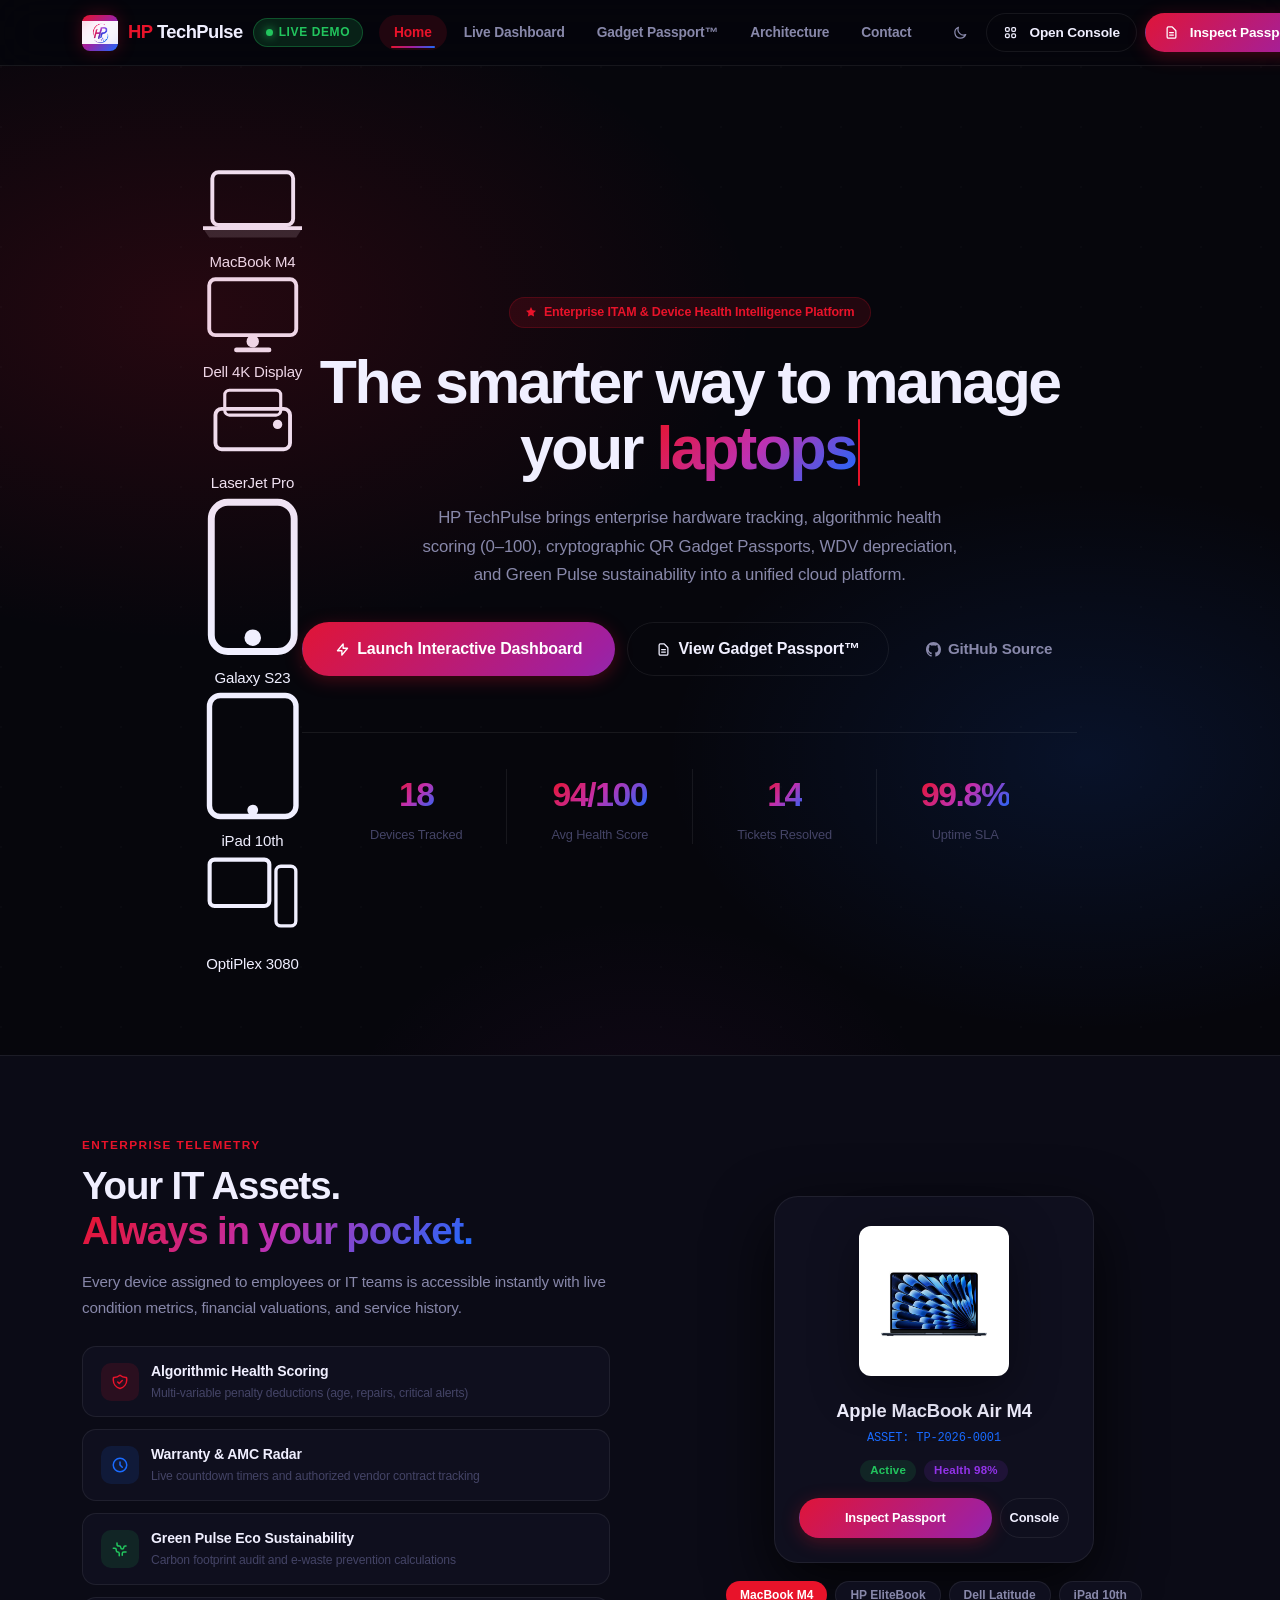
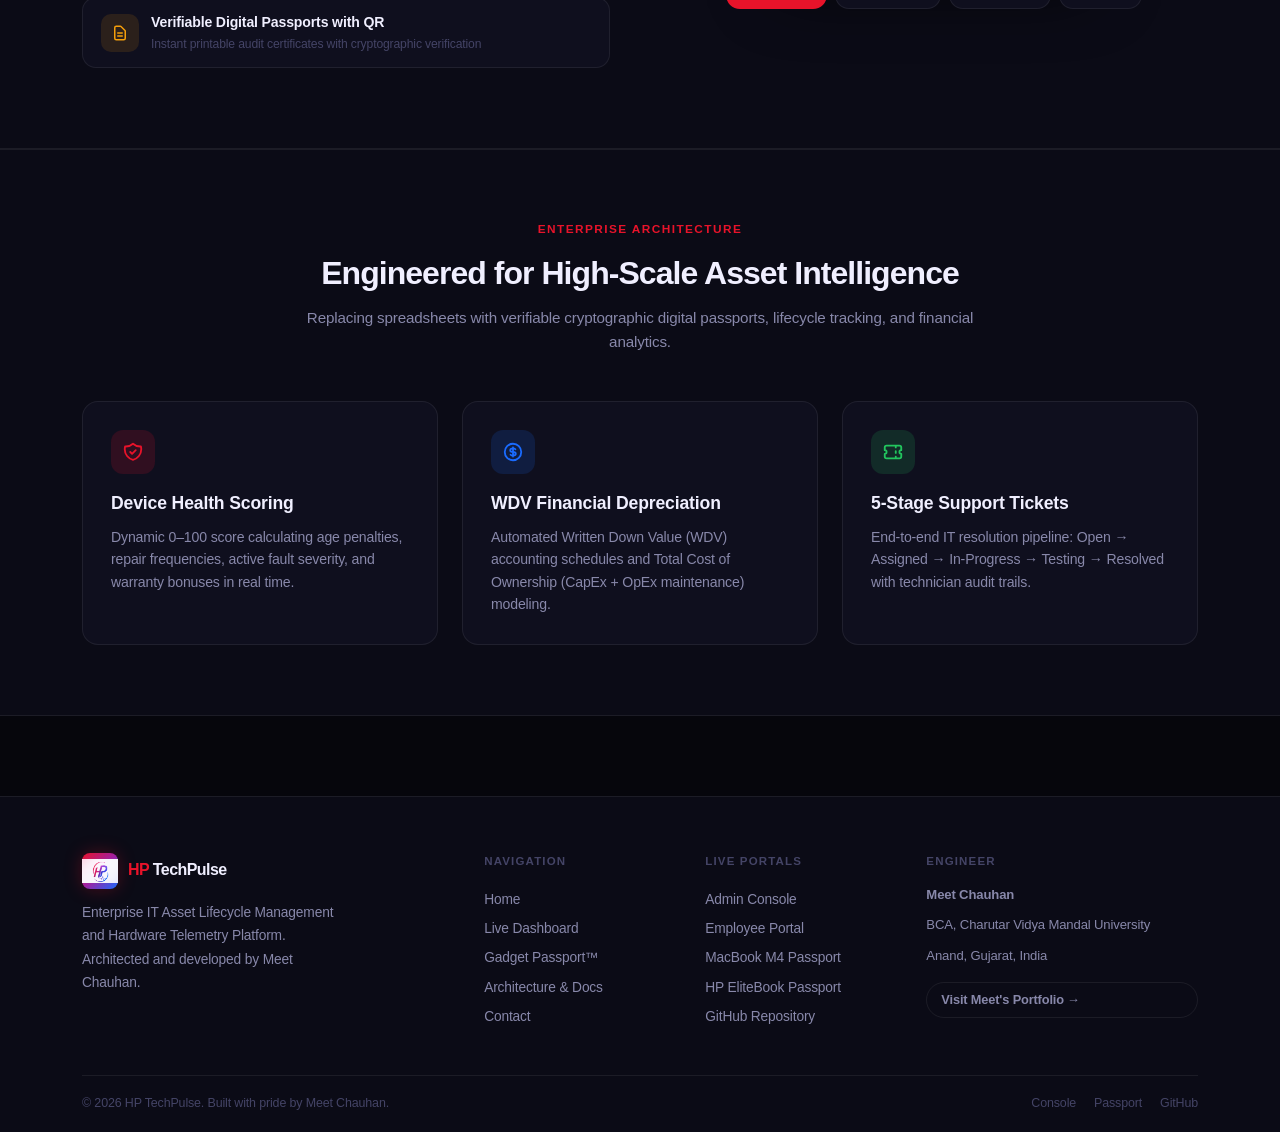
<file: index.html>
<!DOCTYPE html>
<html lang="en" id="html-root">
<head>
<meta charset="UTF-8">
<meta name="viewport" content="width=device-width, initial-scale=1.0">
<title>HP TechPulse — Enterprise IT Asset Lifecycle & Gadget Health Intelligence</title>
<meta name="description" content="HP TechPulse: Enterprise IT Asset Management — track devices, manage warranties, resolve tickets, and monitor device health intelligence online.">
<meta name="theme-color" content="#e8132a">
<link rel="icon" type="image/png" href="./uploads/HP TechPulse logo.png">
<link rel="stylesheet" href="./style.css">
<script>
(function(){
  var t = localStorage.getItem('tp_theme');
  if(t === 'light') document.documentElement.classList.add('light-mode');
})();
</script>
<style>
/* Additional responsive & interactive styles for live static hosting */
.site-logo { display: flex; align-items: center; gap: 10px; text-decoration: none; }
.site-logo-mark { width: 36px; height: 36px; border-radius: 8px; display: flex; align-items: center; justify-content: center; }
.site-logo-mark img { width: 100%; height: 100%; object-fit: contain; }
.badge-live {
  display: inline-flex;
  align-items: center;
  gap: 6px;
  background: rgba(34, 197, 94, 0.15);
  color: #22c55e;
  border: 1px solid rgba(34, 197, 94, 0.3);
  padding: 4px 12px;
  border-radius: 99px;
  font-size: 0.75rem;
  font-weight: 700;
  text-transform: uppercase;
  letter-spacing: 0.05em;
}
.badge-live-dot {
  width: 7px;
  height: 7px;
  border-radius: 50%;
  background: #22c55e;
  box-shadow: 0 0 10px #22c55e;
  animation: pulse 1.8s infinite;
}
@keyframes pulse { 0%, 100% { opacity: 1; transform: scale(1); } 50% { opacity: 0.4; transform: scale(0.85); } }
.type-cursor { display: inline-block; width: 2px; height: 1.1em; background: var(--red); vertical-align: middle; margin-left: 2px; animation: blink 0.8s infinite; }
@keyframes blink { 0%, 100% { opacity: 1; } 50% { opacity: 0; } }
.nav-pill-active { background: var(--grad); color: #fff !important; font-weight: 700 !important; border-radius: 8px; padding: 6px 14px; }
</style>
</head>
<body id="body-root">

<header class="site-header">
  <div class="container">
    <a href="./index.html" class="site-logo">
      <div class="site-logo-mark">
        <img src="./uploads/HP TechPulse logo.png" alt="HP TechPulse Logo">
      </div>
      <span style="font-size:1.15rem;"><span style="color:var(--red);font-weight:900;">HP</span> <span style="font-weight:900;color:var(--text);">TechPulse</span></span>
      <span class="badge-live"><span class="badge-live-dot"></span> Live Demo</span>
    </a>

    <nav class="site-nav">
      <a href="./index.html" class="active">Home</a>
      <a href="./dashboard.html">Live Dashboard</a>
      <a href="./passport.html">Gadget Passport™</a>
      <a href="./about.html">Architecture</a>
      <a href="./contact.html">Contact</a>
    </nav>

    <div class="header-actions">
      <button id="themeToggleBtn" class="theme-toggle-btn btn btn-ghost btn-icon" title="Toggle Light/Dark Theme" aria-label="Toggle Theme">
        <svg class="ti-moon" fill="none" stroke="currentColor" viewBox="0 0 24 24" width="17" height="17"><path stroke-linecap="round" stroke-linejoin="round" stroke-width="2" d="M20.354 15.354A9 9 0 018.646 3.646 9.003 9.003 0 0012 21a9.003 9.003 0 008.354-5.646z"/></svg>
        <svg class="ti-sun" fill="none" stroke="currentColor" viewBox="0 0 24 24" width="17" height="17"><path stroke-linecap="round" stroke-linejoin="round" stroke-width="2" d="M12 3v1m0 16v1m9-9h-1M4 12H3m15.364-6.364l-.707.707M6.343 17.657l-.707.707m0-12.728l.707.707m12.728 12.728l.707.707M21 12a9 9 0 11-18 0 9 9 0 0118 0z"/></svg>
      </button>

      <a href="./dashboard.html" class="btn btn-outline" style="font-size:0.85rem;padding:8px 16px;">
        <svg width="15" height="15" fill="none" stroke="currentColor" viewBox="0 0 24 24" style="margin-right:4px;"><path stroke-linecap="round" stroke-linejoin="round" stroke-width="2" d="M4 6a2 2 0 012-2h2a2 2 0 012 2v2a2 2 0 01-2 2H6a2 2 0 01-2-2V6zM14 6a2 2 0 012-2h2a2 2 0 012 2v2a2 2 0 01-2 2h-2a2 2 0 01-2-2V6zM4 16a2 2 0 012-2h2a2 2 0 012 2v2a2 2 0 01-2 2H6a2 2 0 01-2-2v-2zM14 16a2 2 0 012-2h2a2 2 0 012 2v2a2 2 0 01-2 2h-2a2 2 0 01-2-2v-2z"/></svg>
        Open Console
      </a>
      <a href="./passport.html" class="btn btn-primary" style="font-size:0.85rem;padding:8px 18px;">
        <svg width="15" height="15" fill="none" stroke="currentColor" viewBox="0 0 24 24" style="margin-right:4px;"><path stroke-linecap="round" stroke-linejoin="round" stroke-width="2" d="M9 12h6m-6 4h6m2 5H7a2 2 0 01-2-2V5a2 2 0 012-2h5.586a1 1 0 01.707.293l5.414 5.414a1 1 0 01.293.707V19a2 2 0 01-2 2z"/></svg>
        Inspect Passport™
      </a>
    </div>
  </div>
</header>

<div class="public-body">

<section class="hero" style="position:relative;overflow:hidden;padding:100px 0 80px;">
  <!-- FLOATING HARDWARE DEVICES -->
  <div class="hero-devices" aria-hidden="true">
    <div class="hdev hdev-laptop" style="--hdev-delay:0s;left:2.5%;top:12%;">
      <div class="hdev-icon">
        <svg viewBox="0 0 64 50" fill="none"><rect x="6" y="4" width="52" height="34" rx="4" stroke="currentColor" stroke-width="2.5"/><path d="M0 40h64l-4 6H4L0 40z" fill="currentColor" opacity=".15"/><path d="M0 40h64" stroke="currentColor" stroke-width="2.5"/></svg>
      </div>
      <div class="hdev-label">MacBook M4</div>
    </div>

    <div class="hdev hdev-monitor" style="--hdev-delay:0.6s;left:3.5%;top:54%;">
      <div class="hdev-icon">
        <svg viewBox="0 0 64 52" fill="none"><rect x="4" y="4" width="56" height="36" rx="4" stroke="currentColor" stroke-width="2.5"/><circle cx="32" cy="44" r="4" fill="currentColor"/><rect x="20" y="48" width="24" height="3" rx="1.5" fill="currentColor"/></svg>
      </div>
      <div class="hdev-label">Dell 4K Display</div>
    </div>

    <div class="hdev hdev-printer" style="--hdev-delay:1.2s;left:1.5%;top:78%;">
      <div class="hdev-icon">
        <svg viewBox="0 0 64 52" fill="none"><rect x="8" y="16" width="48" height="26" rx="4" stroke="currentColor" stroke-width="2.5"/><rect x="14" y="4" width="36" height="16" rx="3" stroke="currentColor" stroke-width="2"/><circle cx="48" cy="26" r="3" fill="currentColor"/></svg>
      </div>
      <div class="hdev-label">LaserJet Pro</div>
    </div>

    <div class="hdev hdev-mobile" style="--hdev-delay:0.3s;right:2.5%;top:10%;">
      <div class="hdev-icon">
        <svg viewBox="0 0 36 60" fill="none"><rect x="3" y="3" width="30" height="54" rx="6" stroke="currentColor" stroke-width="2.5"/><circle cx="18" cy="52" r="3" fill="currentColor"/></svg>
      </div>
      <div class="hdev-label">Galaxy S23</div>
    </div>

    <div class="hdev hdev-tablet" style="--hdev-delay:0.9s;right:3%;top:48%;">
      <div class="hdev-icon">
        <svg viewBox="0 0 46 62" fill="none"><rect x="3" y="3" width="40" height="56" rx="5" stroke="currentColor" stroke-width="2.5"/><circle cx="23" cy="56" r="2.5" fill="currentColor"/></svg>
      </div>
      <div class="hdev-label">iPad 10th</div>
    </div>

    <div class="hdev hdev-desktop" style="--hdev-delay:1.5s;right:1.8%;top:78%;">
      <div class="hdev-icon">
        <svg viewBox="0 0 60 56" fill="none"><rect x="4" y="4" width="36" height="28" rx="3" stroke="currentColor" stroke-width="2.5"/><rect x="44" y="8" width="12" height="36" rx="3" stroke="currentColor" stroke-width="2"/></svg>
      </div>
      <div class="hdev-label">OptiPlex 3080</div>
    </div>
  </div>

  <div class="hero-content">
    <div class="hero-badge">
      <svg fill="currentColor" viewBox="0 0 24 24" width="15" height="15"><path d="M12 2l3.09 6.26L22 9.27l-5 4.87 1.18 6.88L12 17.77l-6.18 3.25L7 14.14 2 9.27l6.91-1.01L12 2z"/></svg>
      Enterprise ITAM &amp; Device Health Intelligence Platform
    </div>

    <h1 class="hero-title">
      The smarter way to manage<br>
      your <span class="type-wrap"><span id="type-text" class="type-text">laptops</span><span class="type-cursor" id="type-cursor"></span></span>
    </h1>

    <p class="hero-sub">
      HP TechPulse brings enterprise hardware tracking, algorithmic health scoring (0–100), cryptographic QR Gadget Passports, WDV depreciation, and Green Pulse sustainability into a unified cloud platform.
    </p>

    <div class="hero-actions">
      <a href="./dashboard.html" class="btn btn-primary" style="padding:14px 32px;font-size:1rem;font-weight:700;">
        <svg width="18" height="18" fill="none" stroke="currentColor" viewBox="0 0 24 24"><path stroke-linecap="round" stroke-linejoin="round" stroke-width="2.2" d="M13 10V3L4 14h7v7l9-11h-7z"/></svg>
        Launch Interactive Dashboard
      </a>
      <a href="./passport.html" class="btn btn-outline" style="padding:14px 28px;font-size:1rem;font-weight:600;">
        <svg width="18" height="18" fill="none" stroke="currentColor" viewBox="0 0 24 24"><path stroke-linecap="round" stroke-linejoin="round" stroke-width="2" d="M9 12h6m-6 4h6m2 5H7a2 2 0 01-2-2V5a2 2 0 012-2h5.586a1 1 0 01.707.293l5.414 5.414a1 1 0 01.293.707V19a2 2 0 01-2 2z"/></svg>
        View Gadget Passport™
      </a>
      <a href="https://github.com/MeetAj369/HP-TechPulse" target="_blank" rel="noopener noreferrer" class="btn btn-ghost" style="padding:14px 24px;font-size:0.95rem;">
        <svg width="18" height="18" fill="currentColor" viewBox="0 0 24 24"><path d="M12 0C5.37 0 0 5.37 0 12c0 5.31 3.435 9.795 8.205 11.385.6.105.825-.255.825-.57 0-.285-.015-1.23-.015-2.235-3.015.555-3.795-.735-4.035-1.41-.135-.345-.72-1.41-1.23-1.695-.42-.225-1.02-.78-.015-.795.945-.015 1.62.87 1.845 1.23 1.08 1.815 2.805 1.305 3.495.99.105-.78.42-1.305.765-1.605-2.67-.3-5.46-1.335-5.46-5.925 0-1.305.465-2.385 1.23-3.225-.12-.3-.54-1.53.12-3.18 0 0 1.005-.315 3.3 1.23.96-.27 1.98-.405 3-.405s2.04.135 3 .405c2.295-1.56 3.3-1.23 3.3-1.23.66 1.65.24 2.88.12 3.18.765.84 1.23 1.905 1.23 3.225 0 4.605-2.805 5.625-5.475 5.925.435.375.81 1.095.81 2.22 0 1.605-.015 2.895-.015 3.3 0 .315.225.69.825.57A12.02 12.02 0 0024 12c0-6.63-5.37-12-12-12z"/></svg>
        GitHub Source
      </a>
    </div>

    <!-- METRICS STRIP -->
    <div class="metrics-strip">
      <div class="metric-item">
        <div class="metric-val"><span class="grad-text">18</span></div>
        <div class="metric-lbl">Devices Tracked</div>
      </div>
      <div class="metric-item" style="border-left:1px solid var(--border);padding-left:44px;">
        <div class="metric-val"><span class="grad-text">94/100</span></div>
        <div class="metric-lbl">Avg Health Score</div>
      </div>
      <div class="metric-item" style="border-left:1px solid var(--border);padding-left:44px;">
        <div class="metric-val"><span class="grad-text">14</span></div>
        <div class="metric-lbl">Tickets Resolved</div>
      </div>
      <div class="metric-item" style="border-left:1px solid var(--border);padding-left:44px;">
        <div class="metric-val"><span style="background:var(--grad-text);-webkit-background-clip:text;-webkit-text-fill-color:transparent;background-clip:text;">99.8%</span></div>
        <div class="metric-lbl">Uptime SLA</div>
      </div>
    </div>
  </div>
</section>

<!-- LIVE ASSET VIEW & INTERACTIVE SLIDER -->
<section class="phone-section" style="padding:80px 0;">
  <div class="container">
    <div class="phone-section-inner">
      <div class="phone-section-text">
        <div class="section-eyebrow">Enterprise Telemetry</div>
        <h2>Your IT Assets.<br><span class="g-text">Always in your pocket.</span></h2>
        <p>Every device assigned to employees or IT teams is accessible instantly with live condition metrics, financial valuations, and service history.</p>

        <div class="feat-chips">
          <div class="feat-chip">
            <div class="feat-chip-icon" style="background:var(--red-dim);">
              <svg fill="none" stroke="var(--red)" viewBox="0 0 24 24" stroke-width="2"><path stroke-linecap="round" stroke-linejoin="round" d="M9 12l2 2 4-4m5.618-4.016A11.955 11.955 0 0112 2.944a11.955 11.955 0 01-8.618 3.04A12.02 12.02 0 003 9c0 5.591 3.824 10.29 9 11.622 5.176-1.332 9-6.03 9-11.622 0-1.042-.133-2.052-.382-3.016z"/></svg>
            </div>
            <div>
              <div class="feat-chip-text">Algorithmic Health Scoring</div>
              <div class="feat-chip-sub">Multi-variable penalty deductions (age, repairs, critical alerts)</div>
            </div>
          </div>
          <div class="feat-chip">
            <div class="feat-chip-icon" style="background:var(--blue-dim);">
              <svg fill="none" stroke="var(--blue)" viewBox="0 0 24 24" stroke-width="2"><path stroke-linecap="round" stroke-linejoin="round" d="M12 8v4l3 3m6-3a9 9 0 11-18 0 9 9 0 0118 0z"/></svg>
            </div>
            <div>
              <div class="feat-chip-text">Warranty &amp; AMC Radar</div>
              <div class="feat-chip-sub">Live countdown timers and authorized vendor contract tracking</div>
            </div>
          </div>
          <div class="feat-chip">
            <div class="feat-chip-icon" style="background:var(--success-dim);">
              <svg fill="none" stroke="var(--success)" viewBox="0 0 24 24" stroke-width="2"><path stroke-linecap="round" stroke-linejoin="round" d="M3.055 11H5a2 2 0 012 2v1a2 2 0 002 2 2 2 0 012 2v2.945M8 3.935V5.5A2.5 2.5 0 0010.5 8h.5a2 2 0 012 2 2 2 0 104 0 2 2 0 012-2h1.064M15 20.488V18a2 2 0 012-2h3.064"/></svg>
            </div>
            <div>
              <div class="feat-chip-text">Green Pulse Eco Sustainability</div>
              <div class="feat-chip-sub">Carbon footprint audit and e-waste prevention calculations</div>
            </div>
          </div>
          <div class="feat-chip">
            <div class="feat-chip-icon" style="background:var(--warning-dim);">
              <svg fill="none" stroke="var(--warning)" viewBox="0 0 24 24" stroke-width="2"><path stroke-linecap="round" stroke-linejoin="round" d="M9 12h6m-6 4h6m2 5H7a2 2 0 01-2-2V5a2 2 0 012-2h5.586a1 1 0 01.707.293l5.414 5.414a1 1 0 01.293.707V19a2 2 0 01-2 2z"/></svg>
            </div>
            <div>
              <div class="feat-chip-text">Verifiable Digital Passports with QR</div>
              <div class="feat-chip-sub">Instant printable audit certificates with cryptographic verification</div>
            </div>
          </div>
        </div>
      </div>

      <!-- INTERACTIVE DEVICE PREVIEW CAROUSEL -->
      <div class="phone-mockup-wrap" style="perspective:900px;display:flex;flex-direction:column;align-items:center;">
        <div id="devicePreviewCard" style="background:var(--bg-card);border:1.5px solid var(--border);border-radius:24px;padding:24px;width:320px;box-shadow:var(--shadow);text-align:center;">
          <div style="position:relative;height:160px;margin-bottom:16px;display:flex;align-items:center;justify-content:center;">
            <img id="cardImg" src="./uploads/Apple MacBook Air M4.jpg" alt="Apple MacBook Air M4" style="max-height:150px;max-width:100%;object-fit:contain;border-radius:12px;filter:drop-shadow(0 12px 24px rgba(0,0,0,0.4));">
          </div>
          <h3 id="cardTitle" style="font-size:1.15rem;font-weight:800;color:var(--text);margin-bottom:4px;">Apple MacBook Air M4</h3>
          <p id="cardTag" style="font-size:0.75rem;font-family:monospace;color:var(--blue);margin-bottom:12px;">ASSET: TP-2026-0001</p>
          <div style="display:flex;gap:8px;justify-content:center;margin-bottom:16px;">
            <span id="cardStatus" class="badge badge-green">Active</span>
            <span id="cardScore" class="badge badge-purple" style="font-weight:700;">Health 98%</span>
          </div>
          <div style="display:flex;gap:8px;">
            <a id="cardPassportBtn" href="./passport.html?device=macbook" class="btn btn-primary" style="flex:1;font-size:0.8rem;padding:9px;">Inspect Passport</a>
            <a href="./dashboard.html" class="btn btn-outline" style="font-size:0.8rem;padding:9px;">Console</a>
          </div>
        </div>

        <!-- SWITCHER DOTS -->
        <div style="display:flex;gap:8px;margin-top:18px;">
          <button class="dev-switch-btn active" data-index="0" style="padding:6px 14px;border-radius:99px;font-size:0.75rem;cursor:pointer;background:var(--red);color:#fff;border:none;font-weight:700;">MacBook M4</button>
          <button class="dev-switch-btn" data-index="1" style="padding:6px 14px;border-radius:99px;font-size:0.75rem;cursor:pointer;background:var(--bg-card);color:var(--text-sub);border:1px solid var(--border);font-weight:600;">HP EliteBook</button>
          <button class="dev-switch-btn" data-index="2" style="padding:6px 14px;border-radius:99px;font-size:0.75rem;cursor:pointer;background:var(--bg-card);color:var(--text-sub);border:1px solid var(--border);font-weight:600;">Dell Latitude</button>
          <button class="dev-switch-btn" data-index="3" style="padding:6px 14px;border-radius:99px;font-size:0.75rem;cursor:pointer;background:var(--bg-card);color:var(--text-sub);border:1px solid var(--border);font-weight:600;">iPad 10th</button>
        </div>
      </div>
    </div>
  </div>
</section>

<!-- PLATFORM MODULES GRID -->
<section style="padding:70px 0;background:var(--bg-alt);border-top:1px solid var(--border);border-bottom:1px solid var(--border);">
  <div class="container">
    <div style="text-align:center;max-width:680px;margin:0 auto 48px;">
      <div class="section-eyebrow">Enterprise Architecture</div>
      <h2 style="font-size:2rem;font-weight:800;letter-spacing:-0.03em;">Engineered for High-Scale Asset Intelligence</h2>
      <p style="color:var(--text-sub);font-size:0.95rem;margin-top:8px;">Replacing spreadsheets with verifiable cryptographic digital passports, lifecycle tracking, and financial analytics.</p>
    </div>

    <div style="display:grid;grid-template-columns:repeat(auto-fit,minmax(280px,1fr));gap:24px;">
      <div style="background:var(--bg-card);border:1px solid var(--border);border-radius:16px;padding:28px;">
        <div style="width:44px;height:44px;border-radius:12px;background:rgba(232,19,42,0.15);display:flex;align-items:center;justify-content:center;color:var(--red);margin-bottom:16px;">
          <svg width="22" height="22" fill="none" stroke="currentColor" viewBox="0 0 24 24"><path stroke-linecap="round" stroke-linejoin="round" stroke-width="2" d="M9 12l2 2 4-4m5.618-4.016A11.955 11.955 0 0112 2.944a11.955 11.955 0 01-8.618 3.04A12.02 12.02 0 003 9c0 5.591 3.824 10.29 9 11.622 5.176-1.332 9-6.03 9-11.622 0-1.042-.133-2.052-.382-3.016z"/></svg>
        </div>
        <h3 style="font-size:1.1rem;font-weight:700;color:var(--text);margin-bottom:8px;">Device Health Scoring</h3>
        <p style="color:var(--text-sub);font-size:0.88rem;line-height:1.6;">Dynamic 0–100 score calculating age penalties, repair frequencies, active fault severity, and warranty bonuses in real time.</p>
      </div>

      <div style="background:var(--bg-card);border:1px solid var(--border);border-radius:16px;padding:28px;">
        <div style="width:44px;height:44px;border-radius:12px;background:rgba(26,107,255,0.15);display:flex;align-items:center;justify-content:center;color:var(--blue);margin-bottom:16px;">
          <svg width="22" height="22" fill="none" stroke="currentColor" viewBox="0 0 24 24"><path stroke-linecap="round" stroke-linejoin="round" stroke-width="2" d="M12 8c-1.657 0-3 .895-3 2s1.343 2 3 2 3 .895 3 2-1.343 2-3 2m0-8c1.11 0 2.08.402 2.599 1M12 8V7m0 1v8m0 0v1m0-1c-1.11 0-2.08-.402-2.599-1M21 12a9 9 0 11-18 0 9 9 0 0118 0z"/></svg>
        </div>
        <h3 style="font-size:1.1rem;font-weight:700;color:var(--text);margin-bottom:8px;">WDV Financial Depreciation</h3>
        <p style="color:var(--text-sub);font-size:0.88rem;line-height:1.6;">Automated Written Down Value (WDV) accounting schedules and Total Cost of Ownership (CapEx + OpEx maintenance) modeling.</p>
      </div>

      <div style="background:var(--bg-card);border:1px solid var(--border);border-radius:16px;padding:28px;">
        <div style="width:44px;height:44px;border-radius:12px;background:rgba(34,197,94,0.15);display:flex;align-items:center;justify-content:center;color:var(--success);margin-bottom:16px;">
          <svg width="22" height="22" fill="none" stroke="currentColor" viewBox="0 0 24 24"><path stroke-linecap="round" stroke-linejoin="round" stroke-width="2" d="M15 5v2m0 4v2m0 4v2M5 5a2 2 0 00-2 2v3a2 2 0 110 4v3a2 2 0 002 2h14a2 2 0 002-2v-3a2 2 0 110-4V7a2 2 0 00-2-2H5z"/></svg>
        </div>
        <h3 style="font-size:1.1rem;font-weight:700;color:var(--text);margin-bottom:8px;">5-Stage Support Tickets</h3>
        <p style="color:var(--text-sub);font-size:0.88rem;line-height:1.6;">End-to-end IT resolution pipeline: Open &rarr; Assigned &rarr; In-Progress &rarr; Testing &rarr; Resolved with technician audit trails.</p>
      </div>
    </div>
  </div>
</section>

<footer class="site-footer">
  <div class="container">
    <div class="footer-grid">
      <div class="footer-brand">
        <div class="site-logo" style="margin-bottom:12px;">
          <div class="site-logo-mark">
            <img src="./uploads/HP TechPulse logo.png" alt="Logo">
          </div>
          <span style="font-weight:900;font-size:1rem;"><span style="color:var(--red);">HP</span> <span style="color:var(--text);">TechPulse</span></span>
        </div>
        <p>Enterprise IT Asset Lifecycle Management and Hardware Telemetry Platform. Architected and developed by Meet Chauhan.</p>
      </div>

      <div class="footer-col">
        <h4>Navigation</h4>
        <a href="./index.html">Home</a>
        <a href="./dashboard.html">Live Dashboard</a>
        <a href="./passport.html">Gadget Passport™</a>
        <a href="./about.html">Architecture &amp; Docs</a>
        <a href="./contact.html">Contact</a>
      </div>

      <div class="footer-col">
        <h4>Live Portals</h4>
        <a href="./dashboard.html?tab=admin">Admin Console</a>
        <a href="./dashboard.html?tab=employee">Employee Portal</a>
        <a href="./passport.html?device=macbook">MacBook M4 Passport</a>
        <a href="./passport.html?device=elitebook">HP EliteBook Passport</a>
        <a href="https://github.com/MeetAj369/HP-TechPulse" target="_blank" rel="noopener noreferrer">GitHub Repository</a>
      </div>

      <div class="footer-col">
        <h4>Engineer</h4>
        <div class="footer-contact-item">
          <span><strong>Meet Chauhan</strong></span>
        </div>
        <div class="footer-contact-item">
          <span>BCA, Charutar Vidya Mandal University</span>
        </div>
        <div class="footer-contact-item">
          <span>Anand, Gujarat, India</span>
        </div>
        <div style="margin-top:16px;">
          <a href="https://meetaj369.github.io/Meet-Portfolio/" target="_blank" rel="noopener noreferrer" class="btn btn-outline" style="font-size:0.8rem;padding:7px 14px;">
            Visit Meet's Portfolio &rarr;
          </a>
        </div>
      </div>
    </div>

    <div class="footer-bottom">
      <p>&copy; 2026 HP TechPulse. Built with pride by Meet Chauhan.</p>
      <div class="footer-bottom-links">
        <a href="./dashboard.html">Console</a>
        <a href="./passport.html">Passport</a>
        <a href="https://github.com/MeetAj369/HP-TechPulse">GitHub</a>
      </div>
    </div>
  </div>
</footer>

</div>

<script>
// Typing Animation Effect
const words = ['laptops', 'smartphones', 'displays & monitors', 'network hardware', 'IT enterprise assets'];
let wordIdx = 0, charIdx = 0, isDeleting = false;
const typeEl = document.getElementById('type-text');

function type() {
  const current = words[wordIdx];
  if (isDeleting) {
    typeEl.textContent = current.substring(0, charIdx - 1);
    charIdx--;
  } else {
    typeEl.textContent = current.substring(0, charIdx + 1);
    charIdx++;
  }

  let delay = isDeleting ? 45 : 90;
  if (!isDeleting && charIdx === current.length) {
    delay = 1800;
    isDeleting = true;
  } else if (isDeleting && charIdx === 0) {
    isDeleting = false;
    wordIdx = (wordIdx + 1) % words.length;
    delay = 350;
  }
  setTimeout(type, delay);
}
type();

// Device Switcher Data
const devices = [
  {
    title: 'Apple MacBook Air M4',
    tag: 'ASSET: TP-2026-0001',
    img: './uploads/Apple MacBook Air M4.jpg',
    status: 'Active',
    score: 'Health 98%',
    passport: './passport.html?device=macbook'
  },
  {
    title: 'HP EliteBook 840 G9',
    tag: 'ASSET: TP-2024-0001',
    img: './uploads/HP EliteBook 840.jpg',
    status: 'Active',
    score: 'Health 87%',
    passport: './passport.html?device=elitebook'
  },
  {
    title: 'Dell Latitude 7420',
    tag: 'ASSET: TP-2024-0002',
    img: './uploads/Dell Latitude 7420.jpg',
    status: 'Active',
    score: 'Health 92%',
    passport: './passport.html?device=dell'
  },
  {
    title: 'Apple iPad 10th Gen',
    tag: 'ASSET: TP-2024-0010',
    img: './uploads/Apple iPad 10th.jpg',
    status: 'Active',
    score: 'Health 94%',
    passport: './passport.html?device=ipad'
  }
];

const switchBtns = document.querySelectorAll('.dev-switch-btn');
switchBtns.forEach(btn => {
  btn.addEventListener('click', () => {
    switchBtns.forEach(b => {
      b.style.background = 'var(--bg-card)';
      b.style.color = 'var(--text-sub)';
      b.style.border = '1px solid var(--border)';
    });
    btn.style.background = 'var(--red)';
    btn.style.color = '#fff';
    btn.style.border = 'none';

    const d = devices[btn.dataset.index];
    document.getElementById('cardImg').src = d.img;
    document.getElementById('cardImg').alt = d.title;
    document.getElementById('cardTitle').textContent = d.title;
    document.getElementById('cardTag').textContent = d.tag;
    document.getElementById('cardStatus').textContent = d.status;
    document.getElementById('cardScore').textContent = d.score;
    document.getElementById('cardPassportBtn').href = d.passport;
  });
});

// Theme Toggle
document.getElementById('themeToggleBtn').addEventListener('click', () => {
  const isLight = document.documentElement.classList.toggle('light-mode');
  localStorage.setItem('tp_theme', isLight ? 'light' : 'dark');
});
</script>

</body>
</html>
</file>
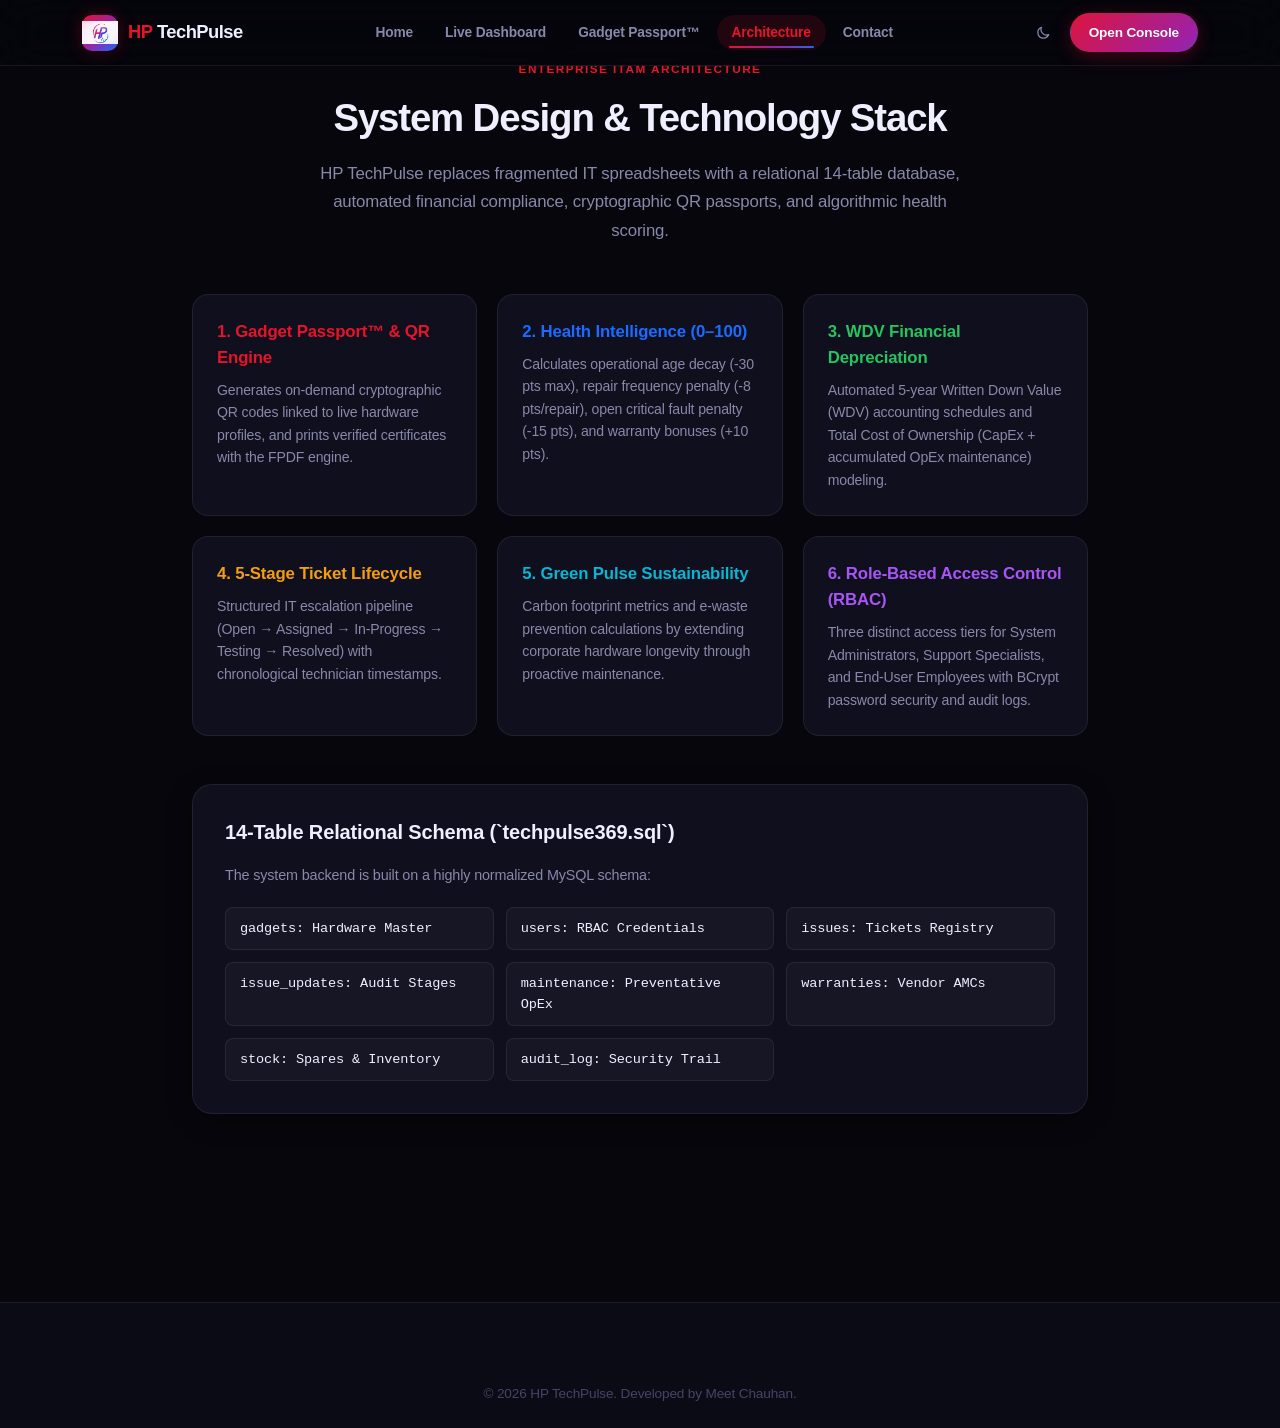
<file: about.html>
<!DOCTYPE html>
<html lang="en" id="html-root">
<head>
<meta charset="UTF-8">
<meta name="viewport" content="width=device-width, initial-scale=1.0">
<title>Architecture &amp; Platform Overview — HP TechPulse</title>
<meta name="description" content="Technical specifications, system design, and Green Pulse sustainability philosophy of HP TechPulse.">
<link rel="icon" type="image/png" href="./uploads/HP TechPulse logo.png">
<link rel="stylesheet" href="./style.css">
<script>
(function(){
  var t = localStorage.getItem('tp_theme');
  if(t === 'light') document.documentElement.classList.add('light-mode');
})();
</script>
</head>
<body id="body-root">

<header class="site-header">
  <div class="container">
    <a href="./index.html" class="site-logo">
      <div class="site-logo-mark">
        <img src="./uploads/HP TechPulse logo.png" alt="HP TechPulse Logo">
      </div>
      <span style="font-size:1.15rem;"><span style="color:var(--red);font-weight:900;">HP</span> <span style="font-weight:900;color:var(--text);">TechPulse</span></span>
    </a>

    <nav class="site-nav">
      <a href="./index.html">Home</a>
      <a href="./dashboard.html">Live Dashboard</a>
      <a href="./passport.html">Gadget Passport™</a>
      <a href="./about.html" class="active">Architecture</a>
      <a href="./contact.html">Contact</a>
    </nav>

    <div class="header-actions">
      <button id="themeToggleBtn" class="theme-toggle-btn btn btn-ghost btn-icon" title="Toggle Light/Dark Theme">
        <svg class="ti-moon" fill="none" stroke="currentColor" viewBox="0 0 24 24" width="17" height="17"><path stroke-linecap="round" stroke-linejoin="round" stroke-width="2" d="M20.354 15.354A9 9 0 018.646 3.646 9.003 9.003 0 0012 21a9.003 9.003 0 008.354-5.646z"/></svg>
        <svg class="ti-sun" fill="none" stroke="currentColor" viewBox="0 0 24 24" width="17" height="17"><path stroke-linecap="round" stroke-linejoin="round" stroke-width="2" d="M12 3v1m0 16v1m9-9h-1M4 12H3m15.364-6.364l-.707.707M6.343 17.657l-.707.707m0-12.728l.707.707m12.728 12.728l.707.707M21 12a9 9 0 11-18 0 9 9 0 0118 0z"/></svg>
      </button>

      <a href="./dashboard.html" class="btn btn-primary" style="font-size:0.85rem;padding:8px 18px;">
        Open Console
      </a>
    </div>
  </div>
</header>

<div class="public-body" style="padding:60px 0;">
  <div class="container" style="max-width:960px;">
    <div style="text-align:center;margin-bottom:48px;">
      <div class="section-eyebrow">Enterprise ITAM Architecture</div>
      <h1 style="font-size:2.4rem;font-weight:900;letter-spacing:-0.03em;color:var(--text);">System Design &amp; Technology Stack</h1>
      <p style="font-size:1.05rem;color:var(--text-sub);max-width:640px;margin:12px auto 0;line-height:1.7;">
        HP TechPulse replaces fragmented IT spreadsheets with a relational 14-table database, automated financial compliance, cryptographic QR passports, and algorithmic health scoring.
      </p>
    </div>

    <!-- 6 CORE MODULES -->
    <div style="display:grid;grid-template-columns:repeat(auto-fit,minmax(280px,1fr));gap:20px;margin-bottom:48px;">
      <div style="background:var(--bg-card);border:1px solid var(--border);border-radius:16px;padding:24px;">
        <h3 style="font-size:1.05rem;font-weight:800;color:var(--red);margin-bottom:8px;">1. Gadget Passport™ &amp; QR Engine</h3>
        <p style="font-size:0.88rem;color:var(--text-sub);line-height:1.6;">Generates on-demand cryptographic QR codes linked to live hardware profiles, and prints verified certificates with the FPDF engine.</p>
      </div>

      <div style="background:var(--bg-card);border:1px solid var(--border);border-radius:16px;padding:24px;">
        <h3 style="font-size:1.05rem;font-weight:800;color:var(--blue);margin-bottom:8px;">2. Health Intelligence (0–100)</h3>
        <p style="font-size:0.88rem;color:var(--text-sub);line-height:1.6;">Calculates operational age decay (-30 pts max), repair frequency penalty (-8 pts/repair), open critical fault penalty (-15 pts), and warranty bonuses (+10 pts).</p>
      </div>

      <div style="background:var(--bg-card);border:1px solid var(--border);border-radius:16px;padding:24px;">
        <h3 style="font-size:1.05rem;font-weight:800;color:var(--success);margin-bottom:8px;">3. WDV Financial Depreciation</h3>
        <p style="font-size:0.88rem;color:var(--text-sub);line-height:1.6;">Automated 5-year Written Down Value (WDV) accounting schedules and Total Cost of Ownership (CapEx + accumulated OpEx maintenance) modeling.</p>
      </div>

      <div style="background:var(--bg-card);border:1px solid var(--border);border-radius:16px;padding:24px;">
        <h3 style="font-size:1.05rem;font-weight:800;color:var(--warning);margin-bottom:8px;">4. 5-Stage Ticket Lifecycle</h3>
        <p style="font-size:0.88rem;color:var(--text-sub);line-height:1.6;">Structured IT escalation pipeline (Open &rarr; Assigned &rarr; In-Progress &rarr; Testing &rarr; Resolved) with chronological technician timestamps.</p>
      </div>

      <div style="background:var(--bg-card);border:1px solid var(--border);border-radius:16px;padding:24px;">
        <h3 style="font-size:1.05rem;font-weight:800;color:#06b6d4;margin-bottom:8px;">5. Green Pulse Sustainability</h3>
        <p style="font-size:0.88rem;color:var(--text-sub);line-height:1.6;">Carbon footprint metrics and e-waste prevention calculations by extending corporate hardware longevity through proactive maintenance.</p>
      </div>

      <div style="background:var(--bg-card);border:1px solid var(--border);border-radius:16px;padding:24px;">
        <h3 style="font-size:1.05rem;font-weight:800;color:#a855f7;margin-bottom:8px;">6. Role-Based Access Control (RBAC)</h3>
        <p style="font-size:0.88rem;color:var(--text-sub);line-height:1.6;">Three distinct access tiers for System Administrators, Support Specialists, and End-User Employees with BCrypt password security and audit logs.</p>
      </div>
    </div>

    <!-- DATABASE SCHEMA -->
    <div style="background:var(--bg-card);border:1px solid var(--border);border-radius:20px;padding:32px;box-shadow:var(--shadow-sm);margin-bottom:48px;">
      <h3 style="font-size:1.25rem;font-weight:800;color:var(--text);margin-bottom:16px;">14-Table Relational Schema (`techpulse369.sql`)</h3>
      <p style="font-size:0.9rem;color:var(--text-sub);margin-bottom:20px;">
        The system backend is built on a highly normalized MySQL schema:
      </p>
      <div style="display:grid;grid-template-columns:repeat(auto-fit,minmax(200px,1fr));gap:12px;font-family:monospace;font-size:0.85rem;">
        <div style="padding:10px 14px;background:rgba(255,255,255,0.03);border:1px solid var(--border);border-radius:8px;"><code>gadgets</code>: Hardware Master</div>
        <div style="padding:10px 14px;background:rgba(255,255,255,0.03);border:1px solid var(--border);border-radius:8px;"><code>users</code>: RBAC Credentials</div>
        <div style="padding:10px 14px;background:rgba(255,255,255,0.03);border:1px solid var(--border);border-radius:8px;"><code>issues</code>: Tickets Registry</div>
        <div style="padding:10px 14px;background:rgba(255,255,255,0.03);border:1px solid var(--border);border-radius:8px;"><code>issue_updates</code>: Audit Stages</div>
        <div style="padding:10px 14px;background:rgba(255,255,255,0.03);border:1px solid var(--border);border-radius:8px;"><code>maintenance</code>: Preventative OpEx</div>
        <div style="padding:10px 14px;background:rgba(255,255,255,0.03);border:1px solid var(--border);border-radius:8px;"><code>warranties</code>: Vendor AMCs</div>
        <div style="padding:10px 14px;background:rgba(255,255,255,0.03);border:1px solid var(--border);border-radius:8px;"><code>stock</code>: Spares &amp; Inventory</div>
        <div style="padding:10px 14px;background:rgba(255,255,255,0.03);border:1px solid var(--border);border-radius:8px;"><code>audit_log</code>: Security Trail</div>
      </div>
    </div>
  </div>
</div>

<footer class="site-footer">
  <div class="container" style="text-align:center;padding:24px 0;">
    <p style="font-size:0.85rem;color:var(--text-muted);">&copy; 2026 HP TechPulse. Developed by Meet Chauhan.</p>
  </div>
</footer>

<script>
document.getElementById('themeToggleBtn').addEventListener('click', () => {
  const isLight = document.documentElement.classList.toggle('light-mode');
  localStorage.setItem('tp_theme', isLight ? 'light' : 'dark');
});
</script>

</body>
</html>
</file>
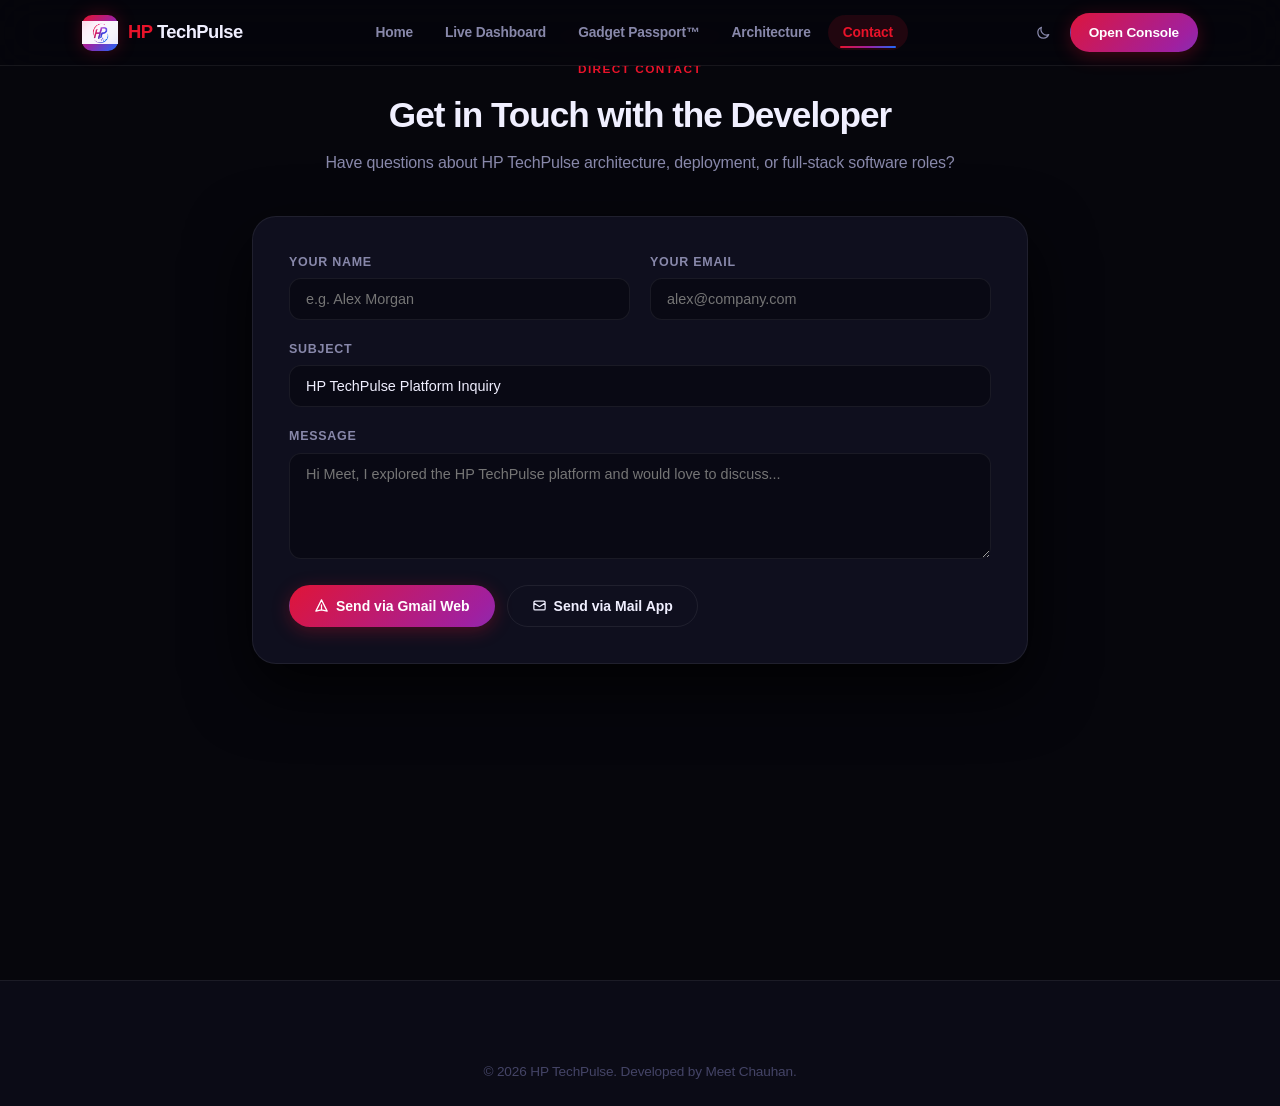
<file: contact.html>
<!DOCTYPE html>
<html lang="en" id="html-root">
<head>
<meta charset="UTF-8">
<meta name="viewport" content="width=device-width, initial-scale=1.0">
<title>Contact &amp; Support — HP TechPulse</title>
<meta name="description" content="Get in touch with Meet Chauhan regarding the HP TechPulse platform.">
<link rel="icon" type="image/png" href="./uploads/HP TechPulse logo.png">
<link rel="stylesheet" href="./style.css">
<script>
(function(){
  var t = localStorage.getItem('tp_theme');
  if(t === 'light') document.documentElement.classList.add('light-mode');
})();
</script>
<style>
.form-input, .form-textarea {
  width: 100%;
  background: var(--bg-input);
  border: 1px solid var(--border);
  color: var(--text);
  padding: 12px 16px;
  border-radius: 12px;
  font-size: 0.9rem;
  font-family: inherit;
  outline: none;
  transition: border-color 0.2s;
  box-sizing: border-box;
}
.form-input:focus, .form-textarea:focus { border-color: var(--red); }
.form-label { display: block; font-size: 0.78rem; font-weight: 700; text-transform: uppercase; color: var(--text-muted); margin-bottom: 6px; letter-spacing: 0.05em; }
.form-group { margin-bottom: 20px; text-align: left; }
</style>
</head>
<body id="body-root">

<header class="site-header">
  <div class="container">
    <a href="./index.html" class="site-logo">
      <div class="site-logo-mark">
        <img src="./uploads/HP TechPulse logo.png" alt="HP TechPulse Logo">
      </div>
      <span style="font-size:1.15rem;"><span style="color:var(--red);font-weight:900;">HP</span> <span style="font-weight:900;color:var(--text);">TechPulse</span></span>
    </a>

    <nav class="site-nav">
      <a href="./index.html">Home</a>
      <a href="./dashboard.html">Live Dashboard</a>
      <a href="./passport.html">Gadget Passport™</a>
      <a href="./about.html">Architecture</a>
      <a href="./contact.html" class="active">Contact</a>
    </nav>

    <div class="header-actions">
      <button id="themeToggleBtn" class="theme-toggle-btn btn btn-ghost btn-icon" title="Toggle Light/Dark Theme">
        <svg class="ti-moon" fill="none" stroke="currentColor" viewBox="0 0 24 24" width="17" height="17"><path stroke-linecap="round" stroke-linejoin="round" stroke-width="2" d="M20.354 15.354A9 9 0 018.646 3.646 9.003 9.003 0 0012 21a9.003 9.003 0 008.354-5.646z"/></svg>
        <svg class="ti-sun" fill="none" stroke="currentColor" viewBox="0 0 24 24" width="17" height="17"><path stroke-linecap="round" stroke-linejoin="round" stroke-width="2" d="M12 3v1m0 16v1m9-9h-1M4 12H3m15.364-6.364l-.707.707M6.343 17.657l-.707.707m0-12.728l.707.707m12.728 12.728l.707.707M21 12a9 9 0 11-18 0 9 9 0 0118 0z"/></svg>
      </button>

      <a href="./dashboard.html" class="btn btn-primary" style="font-size:0.85rem;padding:8px 18px;">
        Open Console
      </a>
    </div>
  </div>
</header>

<div class="public-body" style="padding:60px 0;">
  <div class="container" style="max-width:840px;">
    <div style="text-align:center;margin-bottom:40px;">
      <div class="section-eyebrow">Direct Contact</div>
      <h1 style="font-size:2.2rem;font-weight:900;letter-spacing:-0.03em;color:var(--text);">Get in Touch with the Developer</h1>
      <p style="font-size:1rem;color:var(--text-sub);margin-top:8px;">Have questions about HP TechPulse architecture, deployment, or full-stack software roles?</p>
    </div>

    <div style="background:var(--bg-card);border:1px solid var(--border);border-radius:24px;padding:36px;box-shadow:var(--shadow);">
      <form id="contactForm">
        <div style="display:grid;grid-template-columns:1fr 1fr;gap:20px;">
          <div class="form-group">
            <label class="form-label" for="senderName">Your Name</label>
            <input type="text" id="senderName" class="form-input" placeholder="e.g. Alex Morgan" required>
          </div>
          <div class="form-group">
            <label class="form-label" for="senderEmail">Your Email</label>
            <input type="email" id="senderEmail" class="form-input" placeholder="alex@company.com" required>
          </div>
        </div>

        <div class="form-group">
          <label class="form-label" for="senderSubject">Subject</label>
          <input type="text" id="senderSubject" class="form-input" placeholder="HP TechPulse Inquiry / Hiring" value="HP TechPulse Platform Inquiry" required>
        </div>

        <div class="form-group">
          <label class="form-label" for="senderMessage">Message</label>
          <textarea id="senderMessage" class="form-textarea" rows="5" placeholder="Hi Meet, I explored the HP TechPulse platform and would love to discuss..." required></textarea>
        </div>

        <div style="display:flex;gap:12px;flex-wrap:wrap;">
          <button type="button" id="sendGmailBtn" class="btn btn-primary" style="padding:12px 24px;">
            <svg width="16" height="16" fill="none" stroke="currentColor" viewBox="0 0 24 24"><path stroke-linecap="round" stroke-linejoin="round" stroke-width="2" d="M12 19l9 2-9-18-9 18 9-2zm0 0v-8"/></svg>
            Send via Gmail Web
          </button>
          <button type="button" id="sendMailtoBtn" class="btn btn-outline" style="padding:12px 24px;">
            <svg width="16" height="16" fill="none" stroke="currentColor" viewBox="0 0 24 24"><path stroke-linecap="round" stroke-linejoin="round" stroke-width="2" d="M3 8l7.89 5.26a2 2 0 002.22 0L21 8M5 19h14a2 2 0 002-2V7a2 2 0 00-2-2H5a2 2 0 00-2 2v10a2 2 0 002 2z"/></svg>
            Send via Mail App
          </button>
        </div>
      </form>
    </div>
  </div>
</div>

<footer class="site-footer">
  <div class="container" style="text-align:center;padding:24px 0;">
    <p style="font-size:0.85rem;color:var(--text-muted);">&copy; 2026 HP TechPulse. Developed by Meet Chauhan.</p>
  </div>
</footer>

<script>
function sendEmail(mode) {
  const name = document.getElementById('senderName').value.trim();
  const email = document.getElementById('senderEmail').value.trim();
  const subject = document.getElementById('senderSubject').value.trim() || 'HP TechPulse Inquiry';
  const message = document.getElementById('senderMessage').value.trim();

  if (!name || !email || !message) {
    alert('Please fill out your name, email, and message.');
    return;
  }

  const body = `Hi Meet,\n\n${message}\n\n---\nSent by: ${name} (${email})`;
  const encSub = encodeURIComponent(subject);
  const encBody = encodeURIComponent(body);

  if (mode === 'gmail') {
    window.open(`https://mail.google.com/mail/?view=cm&fs=1&to=meetaj369@gmail.com&su=${encSub}&body=${encBody}`, '_blank');
  } else {
    window.location.href = `mailto:meetaj369@gmail.com?subject=${encSub}&body=${encBody}`;
  }
}

document.getElementById('sendGmailBtn').addEventListener('click', () => sendEmail('gmail'));
document.getElementById('sendMailtoBtn').addEventListener('click', () => sendEmail('mailto'));

document.getElementById('themeToggleBtn').addEventListener('click', () => {
  const isLight = document.documentElement.classList.toggle('light-mode');
  localStorage.setItem('tp_theme', isLight ? 'light' : 'dark');
});
</script>

</body>
</html>
</file>
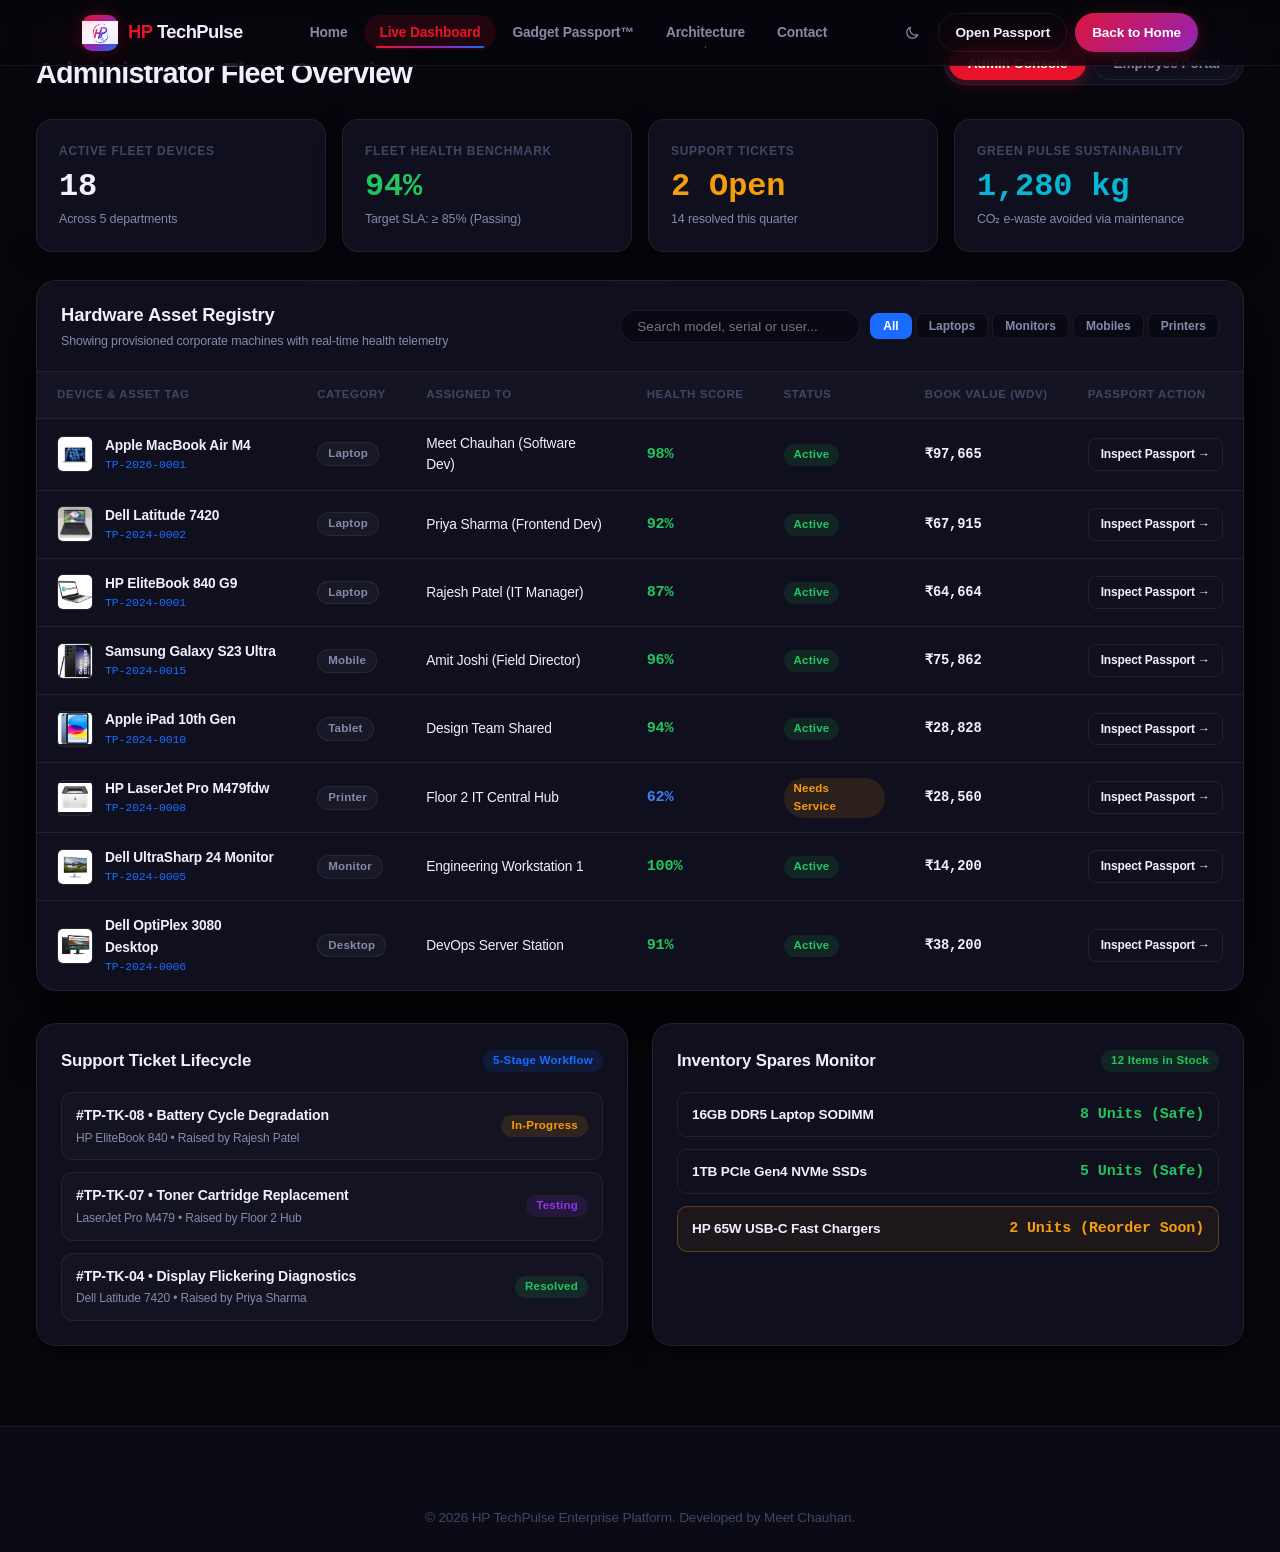
<file: dashboard.html>
<!DOCTYPE html>
<html lang="en" id="html-root">
<head>
<meta charset="UTF-8">
<meta name="viewport" content="width=device-width, initial-scale=1.0">
<title>Enterprise Console &amp; Asset Dashboard — HP TechPulse</title>
<meta name="description" content="Interactive enterprise IT asset management dashboard, device registry, ticket workflow, and Green Pulse sustainability.">
<link rel="icon" type="image/png" href="./uploads/HP TechPulse logo.png">
<link rel="stylesheet" href="./style.css">
<script>
(function(){
  var t = localStorage.getItem('tp_theme');
  if(t === 'light') document.documentElement.classList.add('light-mode');
})();
</script>
<style>
.dash-container { max-width: 1240px; margin: 32px auto; padding: 0 16px; }
.kpi-grid { display: grid; grid-template-columns: repeat(auto-fit, minmax(210px, 1fr)); gap: 16px; margin-bottom: 28px; }
.kpi-card {
  background: var(--bg-card);
  border: 1px solid var(--border);
  border-radius: 16px;
  padding: 22px;
  box-shadow: var(--shadow-sm);
  display: flex;
  flex-direction: column;
  justify-content: space-between;
}
.kpi-title { font-size: 0.75rem; text-transform: uppercase; font-weight: 700; color: var(--text-muted); letter-spacing: 0.06em; margin-bottom: 8px; }
.kpi-val { font-size: 2rem; font-weight: 900; color: var(--text); line-height: 1.1; font-family: monospace; }
.kpi-sub { font-size: 0.78rem; color: var(--text-sub); margin-top: 6px; }

.tab-pill {
  padding: 8px 18px;
  border-radius: 99px;
  font-size: 0.85rem;
  font-weight: 700;
  border: 1px solid var(--border);
  background: var(--bg-card);
  color: var(--text-sub);
  cursor: pointer;
  transition: all 0.2s ease;
}
.tab-pill.active {
  background: var(--red);
  color: #fff;
  border-color: var(--red);
  box-shadow: 0 4px 14px rgba(232,19,42,0.3);
}

.table-wrap {
  background: var(--bg-card);
  border: 1px solid var(--border);
  border-radius: 20px;
  overflow: hidden;
  box-shadow: var(--shadow);
  margin-bottom: 32px;
}
.table-header-bar {
  padding: 20px 24px;
  border-bottom: 1px solid var(--border);
  display: flex;
  align-items: center;
  justify-content: space-between;
  gap: 16px;
  flex-wrap: wrap;
}
.data-table { width: 100%; border-collapse: collapse; font-size: 0.88rem; }
.data-table th, .data-table td { padding: 14px 20px; text-align: left; border-bottom: 1px solid var(--border); }
.data-table th { font-size: 0.72rem; text-transform: uppercase; color: var(--text-muted); font-weight: 800; letter-spacing: 0.05em; background: rgba(255,255,255,0.02); }
html.light-mode .data-table th { background: rgba(0,0,0,0.02); }
.data-table tbody tr:hover { background: rgba(255,255,255,0.02); }
html.light-mode .data-table tbody tr:hover { background: rgba(0,0,0,0.02); }

.search-input {
  background: var(--bg-input);
  border: 1px solid var(--border);
  color: var(--text);
  padding: 8px 16px;
  border-radius: 99px;
  font-size: 0.85rem;
  outline: none;
  min-width: 240px;
}
.cat-btn {
  padding: 5px 12px;
  border-radius: 8px;
  font-size: 0.75rem;
  font-weight: 600;
  border: 1px solid var(--border);
  background: var(--bg-input);
  color: var(--text-sub);
  cursor: pointer;
}
.cat-btn.active {
  background: var(--blue);
  color: #fff;
  border-color: var(--blue);
}
</style>
</head>
<body id="body-root">

<header class="site-header">
  <div class="container">
    <a href="./index.html" class="site-logo">
      <div class="site-logo-mark">
        <img src="./uploads/HP TechPulse logo.png" alt="HP TechPulse Logo">
      </div>
      <span style="font-size:1.15rem;"><span style="color:var(--red);font-weight:900;">HP</span> <span style="font-weight:900;color:var(--text);">TechPulse</span></span>
    </a>

    <nav class="site-nav">
      <a href="./index.html">Home</a>
      <a href="./dashboard.html" class="active">Live Dashboard</a>
      <a href="./passport.html">Gadget Passport™</a>
      <a href="./about.html">Architecture</a>
      <a href="./contact.html">Contact</a>
    </nav>

    <div class="header-actions">
      <button id="themeToggleBtn" class="theme-toggle-btn btn btn-ghost btn-icon" title="Toggle Light/Dark Theme">
        <svg class="ti-moon" fill="none" stroke="currentColor" viewBox="0 0 24 24" width="17" height="17"><path stroke-linecap="round" stroke-linejoin="round" stroke-width="2" d="M20.354 15.354A9 9 0 018.646 3.646 9.003 9.003 0 0012 21a9.003 9.003 0 008.354-5.646z"/></svg>
        <svg class="ti-sun" fill="none" stroke="currentColor" viewBox="0 0 24 24" width="17" height="17"><path stroke-linecap="round" stroke-linejoin="round" stroke-width="2" d="M12 3v1m0 16v1m9-9h-1M4 12H3m15.364-6.364l-.707.707M6.343 17.657l-.707.707m0-12.728l.707.707m12.728 12.728l.707.707M21 12a9 9 0 11-18 0 9 9 0 0118 0z"/></svg>
      </button>

      <a href="./passport.html" class="btn btn-outline" style="font-size:0.85rem;padding:8px 16px;">
        Open Passport
      </a>
      <a href="./index.html" class="btn btn-primary" style="font-size:0.85rem;padding:8px 16px;">
        Back to Home
      </a>
    </div>
  </div>
</header>

<div class="dash-container">
  <!-- DASHBOARD TOP HEADER & ROLE SWITCHER -->
  <div style="display:flex;align-items:center;justify-content:space-between;margin-bottom:24px;flex-wrap:wrap;gap:16px;">
    <div>
      <div style="font-size:0.75rem;font-weight:800;text-transform:uppercase;color:var(--red);letter-spacing:0.08em;">ENTERPRISE CONSOLE</div>
      <h1 id="dashTitle" style="font-size:1.8rem;font-weight:900;color:var(--text);letter-spacing:-0.03em;">Administrator Fleet Overview</h1>
    </div>

    <!-- ROLE SWITCHER -->
    <div style="display:flex;gap:8px;background:var(--bg-card);border:1px solid var(--border);border-radius:99px;padding:4px;">
      <button id="adminTabBtn" class="tab-pill active">Admin Console</button>
      <button id="userTabBtn" class="tab-pill">Employee Portal</button>
    </div>
  </div>

  <!-- KPI SUMMARY STRIP -->
  <div class="kpi-grid">
    <div class="kpi-card">
      <div class="kpi-title">Active Fleet Devices</div>
      <div class="kpi-val grad-text" id="kpiDevices">18</div>
      <div class="kpi-sub">Across 5 departments</div>
    </div>
    <div class="kpi-card">
      <div class="kpi-title">Fleet Health Benchmark</div>
      <div class="kpi-val" style="color:var(--success);" id="kpiHealth">94%</div>
      <div class="kpi-sub">Target SLA: &ge; 85% (Passing)</div>
    </div>
    <div class="kpi-card">
      <div class="kpi-title">Support Tickets</div>
      <div class="kpi-val" style="color:var(--warning);" id="kpiTickets">2 Open</div>
      <div class="kpi-sub">14 resolved this quarter</div>
    </div>
    <div class="kpi-card">
      <div class="kpi-title">Green Pulse Sustainability</div>
      <div class="kpi-val" style="color:#06b6d4;" id="kpiEco">1,280 kg</div>
      <div class="kpi-sub">CO₂ e-waste avoided via maintenance</div>
    </div>
  </div>

  <!-- ASSET REGISTRY TABLE SECTION -->
  <div class="table-wrap">
    <div class="table-header-bar">
      <div>
        <h3 style="font-size:1.15rem;font-weight:800;color:var(--text);">Hardware Asset Registry</h3>
        <p style="font-size:0.78rem;color:var(--text-sub);margin-top:2px;">Showing provisioned corporate machines with real-time health telemetry</p>
      </div>

      <div style="display:flex;gap:10px;align-items:center;flex-wrap:wrap;">
        <input type="text" id="searchTable" class="search-input" placeholder="Search model, serial or user...">
        <div style="display:flex;gap:4px;" id="catFilterWrap">
          <button class="cat-btn active" data-cat="all">All</button>
          <button class="cat-btn" data-cat="Laptop">Laptops</button>
          <button class="cat-btn" data-cat="Monitor">Monitors</button>
          <button class="cat-btn" data-cat="Mobile">Mobiles</button>
          <button class="cat-btn" data-cat="Printer">Printers</button>
        </div>
      </div>
    </div>

    <div style="overflow-x:auto;">
      <table class="data-table">
        <thead>
          <tr>
            <th>Device &amp; Asset Tag</th>
            <th>Category</th>
            <th>Assigned To</th>
            <th>Health Score</th>
            <th>Status</th>
            <th>Book Value (WDV)</th>
            <th>Passport Action</th>
          </tr>
        </thead>
        <tbody id="deviceTableBody">
          <!-- Dynamically populated via JS -->
        </tbody>
      </table>
    </div>
  </div>

  <!-- SUPPORT TICKETS & MAINTENANCE PREVIEW -->
  <div style="display:grid;grid-template-columns:repeat(auto-fit,minmax(340px,1fr));gap:24px;margin-bottom:32px;">
    <!-- TICKETS 5-STAGE PIPELINE -->
    <div style="background:var(--bg-card);border:1px solid var(--border);border-radius:20px;padding:24px;box-shadow:var(--shadow-sm);">
      <div style="display:flex;justify-content:space-between;align-items:center;margin-bottom:18px;">
        <h3 style="font-size:1.05rem;font-weight:800;color:var(--text);">Support Ticket Lifecycle</h3>
        <span class="badge badge-blue">5-Stage Workflow</span>
      </div>

      <div style="display:flex;flex-direction:column;gap:12px;">
        <div style="display:flex;align-items:center;justify-content:space-between;padding:12px 14px;background:rgba(255,255,255,0.02);border-radius:12px;border:1px solid var(--border);">
          <div>
            <div style="font-weight:700;font-size:0.88rem;color:var(--text);">#TP-TK-08 &bull; Battery Cycle Degradation</div>
            <div style="font-size:0.75rem;color:var(--text-sub);margin-top:2px;">HP EliteBook 840 &bull; Raised by Rajesh Patel</div>
          </div>
          <span class="badge badge-amber">In-Progress</span>
        </div>

        <div style="display:flex;align-items:center;justify-content:space-between;padding:12px 14px;background:rgba(255,255,255,0.02);border-radius:12px;border:1px solid var(--border);">
          <div>
            <div style="font-weight:700;font-size:0.88rem;color:var(--text);">#TP-TK-07 &bull; Toner Cartridge Replacement</div>
            <div style="font-size:0.75rem;color:var(--text-sub);margin-top:2px;">LaserJet Pro M479 &bull; Raised by Floor 2 Hub</div>
          </div>
          <span class="badge badge-purple">Testing</span>
        </div>

        <div style="display:flex;align-items:center;justify-content:space-between;padding:12px 14px;background:rgba(255,255,255,0.02);border-radius:12px;border:1px solid var(--border);">
          <div>
            <div style="font-weight:700;font-size:0.88rem;color:var(--text);">#TP-TK-04 &bull; Display Flickering Diagnostics</div>
            <div style="font-size:0.75rem;color:var(--text-sub);margin-top:2px;">Dell Latitude 7420 &bull; Raised by Priya Sharma</div>
          </div>
          <span class="badge badge-green">Resolved</span>
        </div>
      </div>
    </div>

    <!-- SPARES STOCK MONITOR -->
    <div style="background:var(--bg-card);border:1px solid var(--border);border-radius:20px;padding:24px;box-shadow:var(--shadow-sm);">
      <div style="display:flex;justify-content:space-between;align-items:center;margin-bottom:18px;">
        <h3 style="font-size:1.05rem;font-weight:800;color:var(--text);">Inventory Spares Monitor</h3>
        <span class="badge badge-green">12 Items in Stock</span>
      </div>

      <div style="display:flex;flex-direction:column;gap:12px;">
        <div style="display:flex;justify-content:space-between;align-items:center;padding:10px 14px;border-radius:10px;border:1px solid var(--border);">
          <span style="font-size:0.85rem;color:var(--text);font-weight:600;">16GB DDR5 Laptop SODIMM</span>
          <span style="font-weight:800;font-family:monospace;color:var(--success);">8 Units (Safe)</span>
        </div>
        <div style="display:flex;justify-content:space-between;align-items:center;padding:10px 14px;border-radius:10px;border:1px solid var(--border);">
          <span style="font-size:0.85rem;color:var(--text);font-weight:600;">1TB PCIe Gen4 NVMe SSDs</span>
          <span style="font-weight:800;font-family:monospace;color:var(--success);">5 Units (Safe)</span>
        </div>
        <div style="display:flex;justify-content:space-between;align-items:center;padding:10px 14px;border-radius:10px;border:1px solid rgba(245,158,11,0.3);background:rgba(245,158,11,0.06);">
          <span style="font-size:0.85rem;color:var(--text);font-weight:600;">HP 65W USB-C Fast Chargers</span>
          <span style="font-weight:800;font-family:monospace;color:var(--warning);">2 Units (Reorder Soon)</span>
        </div>
      </div>
    </div>
  </div>
</div>

<footer class="site-footer">
  <div class="container" style="text-align:center;padding:24px 0;">
    <p style="font-size:0.85rem;color:var(--text-muted);">&copy; 2026 HP TechPulse Enterprise Platform. Developed by Meet Chauhan.</p>
  </div>
</footer>

<script>
const allDevices = [
  {
    name: 'Apple MacBook Air M4',
    tag: 'TP-2026-0001',
    category: 'Laptop',
    user: 'Meet Chauhan (Software Dev)',
    score: 98,
    status: 'Active',
    value: '₹97,665',
    param: 'macbook',
    img: './uploads/Apple MacBook Air M4.jpg'
  },
  {
    name: 'Dell Latitude 7420',
    tag: 'TP-2024-0002',
    category: 'Laptop',
    user: 'Priya Sharma (Frontend Dev)',
    score: 92,
    status: 'Active',
    value: '₹67,915',
    param: 'dell',
    img: './uploads/Dell Latitude 7420.jpg'
  },
  {
    name: 'HP EliteBook 840 G9',
    tag: 'TP-2024-0001',
    category: 'Laptop',
    user: 'Rajesh Patel (IT Manager)',
    score: 87,
    status: 'Active',
    value: '₹64,664',
    param: 'elitebook',
    img: './uploads/HP EliteBook 840.jpg'
  },
  {
    name: 'Samsung Galaxy S23 Ultra',
    tag: 'TP-2024-0015',
    category: 'Mobile',
    user: 'Amit Joshi (Field Director)',
    score: 96,
    status: 'Active',
    value: '₹75,862',
    param: 'samsung',
    img: './uploads/Samsung S23 Ultra.jpg'
  },
  {
    name: 'Apple iPad 10th Gen',
    tag: 'TP-2024-0010',
    category: 'Tablet',
    user: 'Design Team Shared',
    score: 94,
    status: 'Active',
    value: '₹28,828',
    param: 'ipad',
    img: './uploads/Apple iPad 10th.jpg'
  },
  {
    name: 'HP LaserJet Pro M479fdw',
    tag: 'TP-2024-0008',
    category: 'Printer',
    user: 'Floor 2 IT Central Hub',
    score: 62,
    status: 'Needs Service',
    value: '₹28,560',
    param: 'printer',
    img: './uploads/HP LaserJet Pro.jpg'
  },
  {
    name: 'Dell UltraSharp 24 Monitor',
    tag: 'TP-2024-0005',
    category: 'Monitor',
    user: 'Engineering Workstation 1',
    score: 100,
    status: 'Active',
    value: '₹14,200',
    param: 'macbook',
    img: './uploads/Dell 24 Monitor.jpg'
  },
  {
    name: 'Dell OptiPlex 3080 Desktop',
    tag: 'TP-2024-0006',
    category: 'Desktop',
    user: 'DevOps Server Station',
    score: 91,
    status: 'Active',
    value: '₹38,200',
    param: 'dell',
    img: './uploads/Dell OptiPlex 3080.jpg'
  }
];

let currentCat = 'all';
let currentSearch = '';
let currentRole = 'admin';

function renderTable() {
  const tbody = document.getElementById('deviceTableBody');
  const filtered = allDevices.filter(d => {
    const matchCat = (currentCat === 'all' || d.category === currentCat);
    const matchSearch = (
      d.name.toLowerCase().includes(currentSearch) ||
      d.tag.toLowerCase().includes(currentSearch) ||
      d.user.toLowerCase().includes(currentSearch)
    );
    const matchRole = currentRole === 'admin' ? true : d.user.includes('Meet Chauhan');
    return matchCat && matchSearch && matchRole;
  });

  if (filtered.length === 0) {
    tbody.innerHTML = `<tr><td colspan="7" style="text-align:center;padding:32px;color:var(--text-muted);">No devices match your search.</td></tr>`;
    return;
  }

  tbody.innerHTML = filtered.map(d => {
    let scoreColor = '#22c55e';
    if (d.score < 80 && d.score >= 60) scoreColor = '#3b82f6';
    if (d.score < 60) scoreColor = '#f59e0b';

    return `
      <tr>
        <td>
          <div style="display:flex;align-items:center;gap:12px;">
            <img src="${d.img}" alt="${d.name}" style="width:36px;height:36px;object-fit:contain;border-radius:6px;background:rgba(255,255,255,0.03);border:1px solid var(--border);">
            <div>
              <div style="font-weight:700;color:var(--text);">${d.name}</div>
              <div style="font-size:0.72rem;font-family:monospace;color:var(--blue);">${d.tag}</div>
            </div>
          </div>
        </td>
        <td><span class="badge" style="background:rgba(255,255,255,0.04);border:1px solid var(--border);color:var(--text-sub);">${d.category}</span></td>
        <td style="color:var(--text);font-weight:500;">${d.user}</td>
        <td>
          <strong style="color:${scoreColor};font-family:monospace;font-size:0.95rem;">${d.score}%</strong>
        </td>
        <td>
          <span class="badge ${d.status === 'Active' ? 'badge-green' : 'badge-amber'}">${d.status}</span>
        </td>
        <td style="font-family:monospace;font-weight:700;color:var(--text);">${d.value}</td>
        <td>
          <a href="./passport.html?device=${d.param}" class="btn btn-outline" style="font-size:0.75rem;padding:6px 12px;border-radius:8px;">
            Inspect Passport &rarr;
          </a>
        </td>
      </tr>
    `;
  }).join('');
}

// Search & Filter Events
document.getElementById('searchTable').addEventListener('input', (e) => {
  currentSearch = e.target.value.toLowerCase().trim();
  renderTable();
});

document.querySelectorAll('.cat-btn').forEach(btn => {
  btn.addEventListener('click', () => {
    document.querySelectorAll('.cat-btn').forEach(b => b.classList.remove('active'));
    btn.classList.add('active');
    currentCat = btn.dataset.cat;
    renderTable();
  });
});

// Role switcher
const adminTab = document.getElementById('adminTabBtn');
const userTab = document.getElementById('userTabBtn');

adminTab.addEventListener('click', () => {
  adminTab.classList.add('active');
  userTab.classList.remove('active');
  currentRole = 'admin';
  document.getElementById('dashTitle').textContent = 'Administrator Fleet Overview';
  document.getElementById('kpiDevices').textContent = '18';
  document.getElementById('kpiHealth').textContent = '94%';
  renderTable();
});

userTab.addEventListener('click', () => {
  userTab.classList.add('active');
  adminTab.classList.remove('active');
  currentRole = 'user';
  document.getElementById('dashTitle').textContent = 'Employee Self-Service Portal';
  document.getElementById('kpiDevices').textContent = '1';
  document.getElementById('kpiHealth').textContent = '98%';
  renderTable();
});

renderTable();

// Theme Toggle
document.getElementById('themeToggleBtn').addEventListener('click', () => {
  const isLight = document.documentElement.classList.toggle('light-mode');
  localStorage.setItem('tp_theme', isLight ? 'light' : 'dark');
});
</script>

</body>
</html>
</file>
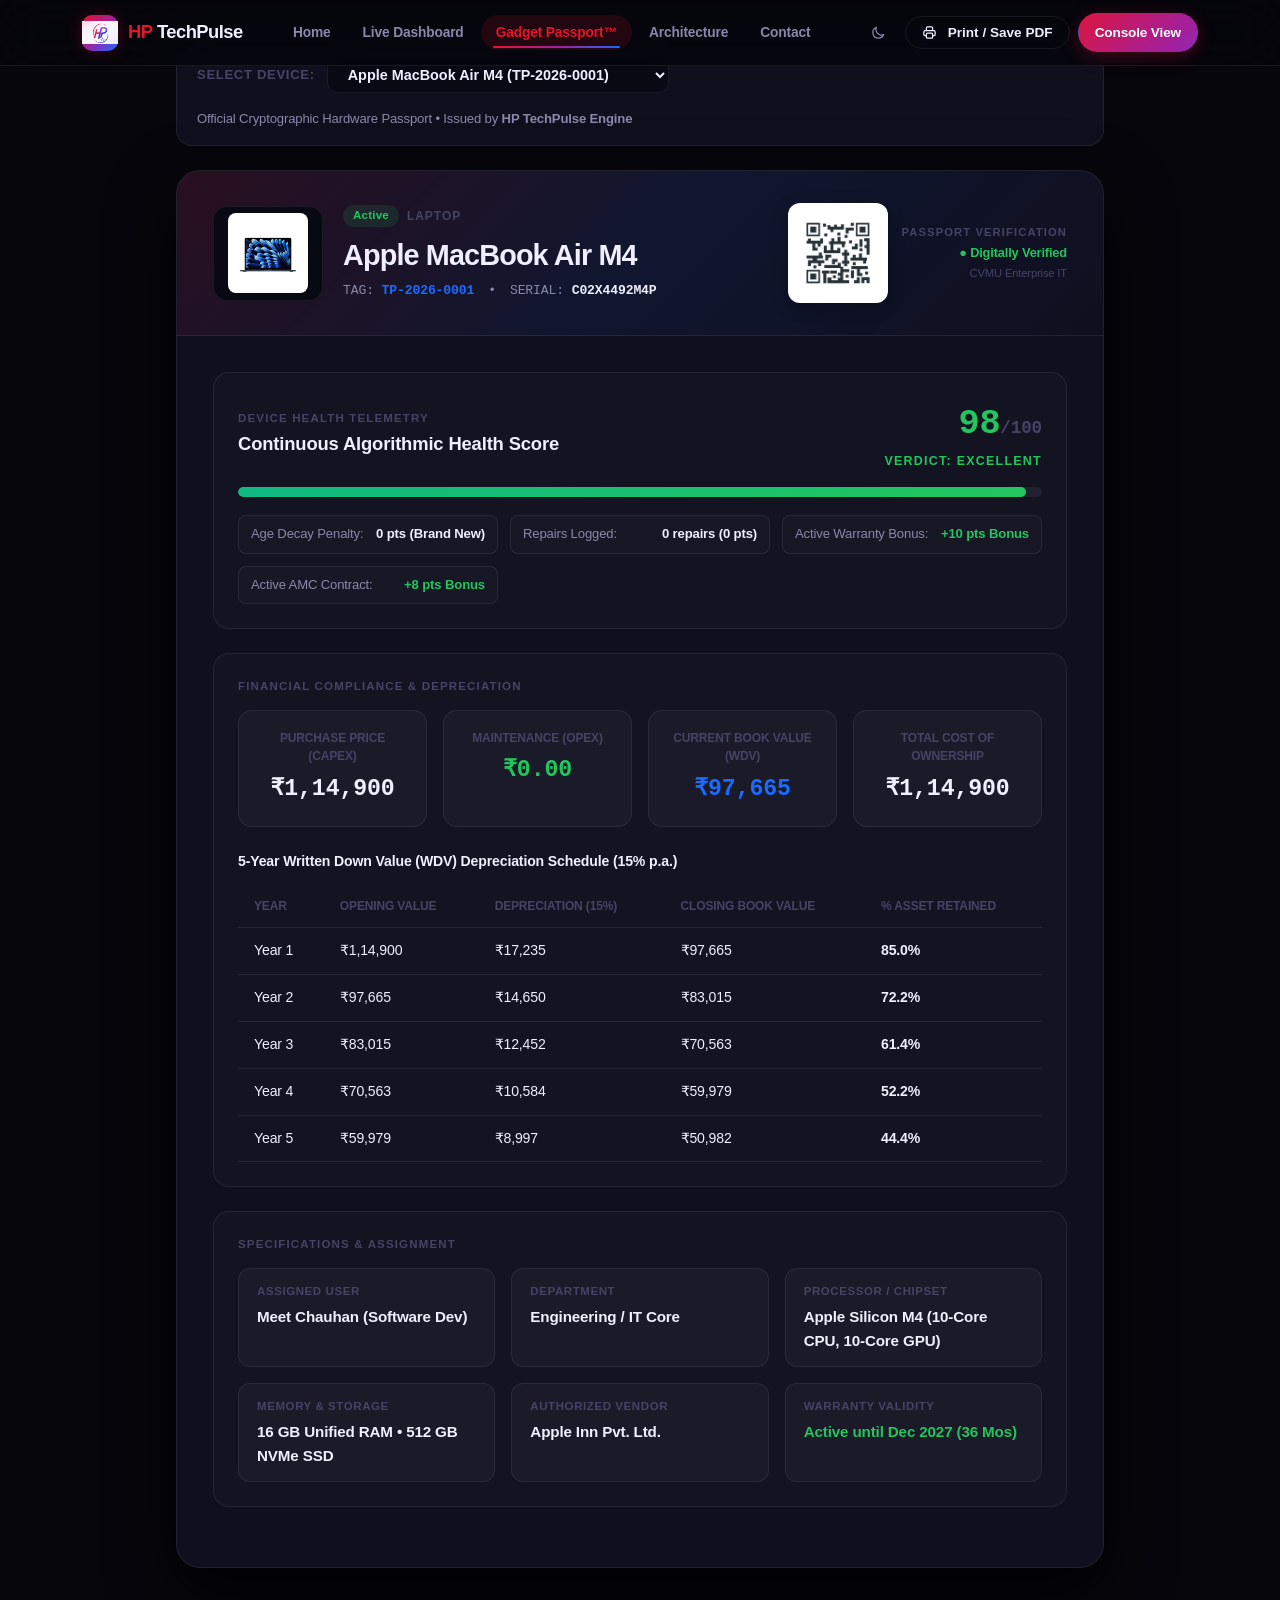
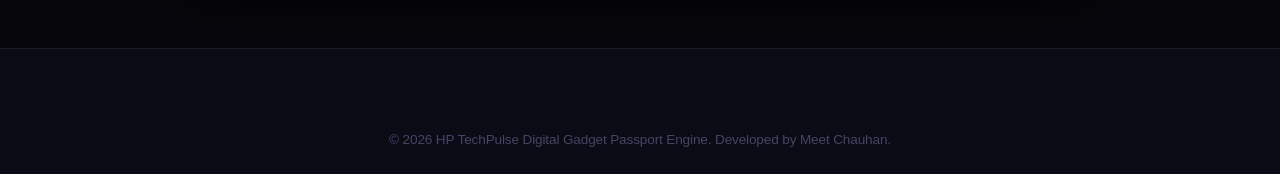
<file: passport.html>
<!DOCTYPE html>
<html lang="en" id="html-root">
<head>
<meta charset="UTF-8">
<meta name="viewport" content="width=device-width, initial-scale=1.0">
<title>Digital Gadget Passport™ — HP TechPulse</title>
<meta name="description" content="Official Digital Gadget Passport with cryptographic QR verification, dynamic health scoring, and WDV depreciation.">
<link rel="icon" type="image/png" href="./uploads/HP TechPulse logo.png">
<link rel="stylesheet" href="./style.css">
<script>
(function(){
  var t = localStorage.getItem('tp_theme');
  if(t === 'light') document.documentElement.classList.add('light-mode');
})();
</script>
<style>
.passport-wrap { max-width: 960px; margin: 40px auto; padding: 0 16px; }
.passport {
  background: var(--bg-card);
  border: 1.5px solid var(--border);
  border-radius: 24px;
  overflow: hidden;
  box-shadow: var(--shadow);
}
.passport-header {
  background: linear-gradient(135deg, rgba(232,19,42,0.12) 0%, rgba(26,107,255,0.08) 50%, transparent 100%);
  border-bottom: 1px solid var(--border);
  padding: 32px 36px;
  display: flex;
  align-items: center;
  justify-content: space-between;
  gap: 24px;
  flex-wrap: wrap;
}
.passport-body { padding: 36px; }
.glass-card {
  background: rgba(255, 255, 255, 0.02);
  border: 1px solid var(--border);
  border-radius: 16px;
  padding: 24px;
  margin-bottom: 24px;
}
html.light-mode .glass-card {
  background: rgba(0, 0, 0, 0.02);
}
.specs-grid {
  display: grid;
  grid-template-columns: repeat(auto-fit, minmax(200px, 1fr));
  gap: 16px;
}
.spec-item {
  background: rgba(255, 255, 255, 0.03);
  padding: 14px 18px;
  border-radius: 12px;
  border: 1px solid var(--border);
}
html.light-mode .spec-item { background: #f8fafc; }
.spec-label { font-size: 0.72rem; text-transform: uppercase; font-weight: 700; color: var(--text-muted); letter-spacing: 0.05em; margin-bottom: 4px; }
.spec-value { font-size: 0.95rem; font-weight: 700; color: var(--text); }
.fin-grid {
  display: grid;
  grid-template-columns: repeat(auto-fit, minmax(180px, 1fr));
  gap: 16px;
  margin-bottom: 24px;
}
.fin-card {
  background: rgba(255, 255, 255, 0.03);
  border: 1px solid var(--border);
  border-radius: 14px;
  padding: 18px;
  text-align: center;
}
html.light-mode .fin-card { background: #f8fafc; }
.fin-label { font-size: 0.75rem; color: var(--text-muted); font-weight: 600; text-transform: uppercase; margin-bottom: 6px; }
.fin-val { font-size: 1.45rem; font-weight: 900; color: var(--text); font-family: monospace; }
.dep-table { width: 100%; border-collapse: collapse; font-size: 0.88rem; }
.dep-table th, .dep-table td { padding: 12px 16px; text-align: left; border-bottom: 1px solid var(--border); }
.dep-table th { font-size: 0.75rem; text-transform: uppercase; color: var(--text-muted); font-weight: 700; }
@media print {
  body { background: #fff !important; color: #000 !important; }
  .site-header, .site-footer, .device-selector-wrap, .print-btn, .header-actions { display: none !important; }
  .passport-wrap { margin: 0 !important; width: 100% !important; max-width: 100% !important; padding: 0 !important; }
  .passport { border: 2px solid #000 !important; box-shadow: none !important; }
}
</style>
</head>
<body id="body-root">

<header class="site-header">
  <div class="container">
    <a href="./index.html" class="site-logo">
      <div class="site-logo-mark">
        <img src="./uploads/HP TechPulse logo.png" alt="HP TechPulse Logo">
      </div>
      <span style="font-size:1.15rem;"><span style="color:var(--red);font-weight:900;">HP</span> <span style="font-weight:900;color:var(--text);">TechPulse</span></span>
    </a>

    <nav class="site-nav">
      <a href="./index.html">Home</a>
      <a href="./dashboard.html">Live Dashboard</a>
      <a href="./passport.html" class="active">Gadget Passport™</a>
      <a href="./about.html">Architecture</a>
      <a href="./contact.html">Contact</a>
    </nav>

    <div class="header-actions">
      <button id="themeToggleBtn" class="theme-toggle-btn btn btn-ghost btn-icon" title="Toggle Light/Dark Theme">
        <svg class="ti-moon" fill="none" stroke="currentColor" viewBox="0 0 24 24" width="17" height="17"><path stroke-linecap="round" stroke-linejoin="round" stroke-width="2" d="M20.354 15.354A9 9 0 018.646 3.646 9.003 9.003 0 0012 21a9.003 9.003 0 008.354-5.646z"/></svg>
        <svg class="ti-sun" fill="none" stroke="currentColor" viewBox="0 0 24 24" width="17" height="17"><path stroke-linecap="round" stroke-linejoin="round" stroke-width="2" d="M12 3v1m0 16v1m9-9h-1M4 12H3m15.364-6.364l-.707.707M6.343 17.657l-.707.707m0-12.728l.707.707m12.728 12.728l.707.707M21 12a9 9 0 11-18 0 9 9 0 0118 0z"/></svg>
      </button>

      <button onclick="window.print()" class="btn btn-outline print-btn" style="font-size:0.85rem;padding:8px 16px;">
        <svg width="15" height="15" fill="none" stroke="currentColor" viewBox="0 0 24 24" style="margin-right:4px;"><path stroke-linecap="round" stroke-linejoin="round" stroke-width="2" d="M17 17h2a2 2 0 002-2v-4a2 2 0 00-2-2H5a2 2 0 00-2 2v4a2 2 0 002 2h2m2 4h6a2 2 0 002-2v-4a2 2 0 00-2-2H9a2 2 0 00-2 2v4a2 2 0 002 2zm8-12V5a2 2 0 00-2-2H9a2 2 0 00-2 2v4h10z"/></svg>
        Print / Save PDF
      </button>

      <a href="./dashboard.html" class="btn btn-primary" style="font-size:0.85rem;padding:8px 16px;">
        Console View
      </a>
    </div>
  </div>
</header>

<div class="passport-wrap">
  <!-- DEVICE SELECTOR TOOLBAR -->
  <div class="device-selector-wrap" style="background:var(--bg-card);border:1px solid var(--border);border-radius:16px;padding:16px 20px;margin-bottom:24px;display:flex;align-items:center;justify-content:space-between;gap:16px;flex-wrap:wrap;">
    <div style="display:flex;align-items:center;gap:12px;">
      <span style="font-size:0.82rem;font-weight:700;text-transform:uppercase;color:var(--text-muted);letter-spacing:0.05em;">Select Device:</span>
      <select id="deviceSelect" style="background:var(--bg-input);border:1px solid var(--border);color:var(--text);padding:8px 16px;border-radius:10px;font-size:0.9rem;font-weight:600;outline:none;cursor:pointer;">
        <option value="macbook">Apple MacBook Air M4 (TP-2026-0001)</option>
        <option value="elitebook">HP EliteBook 840 G9 (TP-2024-0001)</option>
        <option value="dell">Dell Latitude 7420 (TP-2024-0002)</option>
        <option value="ipad">Apple iPad 10th Gen (TP-2024-0010)</option>
        <option value="samsung">Samsung Galaxy S23 Ultra (TP-2024-0015)</option>
        <option value="printer">HP LaserJet Pro M479fdw (TP-2024-0008)</option>
      </select>
    </div>
    <div style="font-size:0.82rem;color:var(--text-sub);">
      Official Cryptographic Hardware Passport &bull; Issued by <strong>HP TechPulse Engine</strong>
    </div>
  </div>

  <!-- THE DIGITAL PASSPORT -->
  <div class="passport">
    <!-- PASSPORT HEADER -->
    <div class="passport-header">
      <div style="display:flex;align-items:center;gap:20px;flex-wrap:wrap;">
        <div style="width:110px;height:95px;background:var(--bg-input);border:1px solid var(--border);border-radius:14px;display:flex;align-items:center;justify-content:center;padding:8px;">
          <img id="passImg" src="./uploads/Apple MacBook Air M4.jpg" alt="Device" style="max-height:80px;max-width:100%;object-fit:contain;border-radius:8px;">
        </div>
        <div>
          <div style="display:flex;align-items:center;gap:8px;margin-bottom:6px;">
            <span class="badge badge-green" id="passStatus">Active</span>
            <span style="font-size:0.75rem;font-weight:700;color:var(--text-muted);text-transform:uppercase;letter-spacing:0.08em;" id="passCategory">Laptop</span>
          </div>
          <h1 id="passName" style="font-size:1.8rem;font-weight:900;color:var(--text);letter-spacing:-0.03em;margin-bottom:4px;">Apple MacBook Air M4</h1>
          <div style="display:flex;gap:14px;font-size:0.82rem;color:var(--text-sub);font-family:monospace;">
            <span>TAG: <strong id="passTag" style="color:var(--blue);">TP-2026-0001</strong></span>
            <span>&bull;</span>
            <span>SERIAL: <strong id="passSerial" style="color:var(--text);">C02X4492M4P</strong></span>
          </div>
        </div>
      </div>

      <!-- QR CODE CONTAINER -->
      <div style="display:flex;align-items:center;gap:14px;">
        <div style="background:#fff;padding:8px;border-radius:12px;box-shadow:0 4px 16px rgba(0,0,0,0.25);">
          <img src="./uploads/Qr_code.png" alt="Verification QR Code" style="width:84px;height:84px;display:block;">
        </div>
        <div style="text-align:right;">
          <div style="font-size:0.7rem;font-weight:800;color:var(--text-muted);text-transform:uppercase;letter-spacing:0.1em;">PASSPORT VERIFICATION</div>
          <div style="font-size:0.8rem;font-weight:700;color:var(--success);margin-top:2px;">● Digitally Verified</div>
          <div style="font-size:0.7rem;color:var(--text-muted);margin-top:2px;">CVMU Enterprise IT</div>
        </div>
      </div>
    </div>

    <!-- PASSPORT BODY -->
    <div class="passport-body">
      <!-- HEALTH SCORE & ALGORITHMIC VERDICT -->
      <div class="glass-card">
        <div style="display:flex;align-items:center;justify-content:space-between;margin-bottom:16px;flex-wrap:wrap;gap:12px;">
          <div>
            <div style="font-size:0.72rem;font-weight:800;text-transform:uppercase;color:var(--text-muted);letter-spacing:0.1em;">DEVICE HEALTH TELEMETRY</div>
            <h3 style="font-size:1.15rem;font-weight:800;color:var(--text);margin-top:2px;">Continuous Algorithmic Health Score</h3>
          </div>
          <div style="text-align:right;">
            <span id="passScoreBadge" style="font-size:2.2rem;font-weight:900;color:#22c55e;font-family:monospace;">98<span style="font-size:1.1rem;color:var(--text-muted);">/100</span></span>
            <div id="passVerdict" style="font-size:0.78rem;font-weight:800;text-transform:uppercase;letter-spacing:0.1em;color:#22c55e;">Verdict: Excellent</div>
          </div>
        </div>

        <div style="height:10px;background:rgba(255,255,255,0.06);border-radius:99px;overflow:hidden;margin-bottom:18px;">
          <div id="passScoreBar" style="width:98%;height:100%;background:linear-gradient(90deg, #10b981, #22c55e);border-radius:99px;transition:width 0.6s ease;"></div>
        </div>

        <!-- BREAKDOWN ITEMS -->
        <div id="passBreakdown" style="display:grid;grid-template-columns:repeat(auto-fit,minmax(220px,1fr));gap:12px;font-size:0.82rem;">
          <div style="display:flex;justify-content:space-between;padding:8px 12px;background:rgba(255,255,255,0.02);border-radius:8px;border:1px solid var(--border);">
            <span style="color:var(--text-sub);">Age Decay Penalty:</span>
            <strong style="color:var(--text);">0 pts (Brand New)</strong>
          </div>
          <div style="display:flex;justify-content:space-between;padding:8px 12px;background:rgba(255,255,255,0.02);border-radius:8px;border:1px solid var(--border);">
            <span style="color:var(--text-sub);">Repairs Logged:</span>
            <strong style="color:var(--text);">0 repairs (0 pts)</strong>
          </div>
          <div style="display:flex;justify-content:space-between;padding:8px 12px;background:rgba(255,255,255,0.02);border-radius:8px;border:1px solid var(--border);">
            <span style="color:var(--text-sub);">Active Warranty Bonus:</span>
            <strong style="color:var(--success);">+10 pts Bonus</strong>
          </div>
          <div style="display:flex;justify-content:space-between;padding:8px 12px;background:rgba(255,255,255,0.02);border-radius:8px;border:1px solid var(--border);">
            <span style="color:var(--text-sub);">Active AMC Contract:</span>
            <strong style="color:var(--success);">+8 pts Bonus</strong>
          </div>
        </div>
      </div>

      <!-- FINANCIAL COMPLIANCE: WDV DEPRECIATION & TCO -->
      <div class="glass-card">
        <div style="font-size:0.72rem;font-weight:800;text-transform:uppercase;color:var(--text-muted);letter-spacing:0.1em;margin-bottom:14px;">FINANCIAL COMPLIANCE &amp; DEPRECIATION</div>
        
        <div class="fin-grid">
          <div class="fin-card">
            <div class="fin-label">Purchase Price (CapEx)</div>
            <div class="fin-val" id="finPurchase">₹1,14,900</div>
          </div>
          <div class="fin-card">
            <div class="fin-label">Maintenance (OpEx)</div>
            <div class="fin-val" id="finOpEx" style="color:var(--success);">₹0.00</div>
          </div>
          <div class="fin-card">
            <div class="fin-label">Current Book Value (WDV)</div>
            <div class="fin-val" id="finBookValue" style="color:var(--blue);">₹97,665</div>
          </div>
          <div class="fin-card">
            <div class="fin-label">Total Cost of Ownership</div>
            <div class="fin-val" id="finTco">₹1,14,900</div>
          </div>
        </div>

        <h4 style="font-size:0.88rem;font-weight:800;color:var(--text);margin-bottom:12px;">5-Year Written Down Value (WDV) Depreciation Schedule (15% p.a.)</h4>
        <div style="overflow-x:auto;">
          <table class="dep-table">
            <thead>
              <tr>
                <th>Year</th>
                <th>Opening Value</th>
                <th>Depreciation (15%)</th>
                <th>Closing Book Value</th>
                <th>% Asset Retained</th>
              </tr>
            </thead>
            <tbody id="depTbody">
              <tr><td>Year 1</td><td>₹1,14,900</td><td>₹17,235</td><td>₹97,665</td><td><strong>85.0%</strong></td></tr>
              <tr><td>Year 2</td><td>₹97,665</td><td>₹14,650</td><td>₹83,015</td><td><strong>72.2%</strong></td></tr>
              <tr><td>Year 3</td><td>₹83,015</td><td>₹12,452</td><td>₹70,563</td><td><strong>61.4%</strong></td></tr>
              <tr><td>Year 4</td><td>₹70,563</td><td>₹10,584</td><td>₹59,979</td><td><strong>52.2%</strong></td></tr>
              <tr><td>Year 5</td><td>₹59,979</td><td>₹8,997</td><td>₹50,982</td><td><strong>44.4%</strong></td></tr>
            </tbody>
          </table>
        </div>
      </div>

      <!-- HARDWARE SPECIFICATIONS -->
      <div class="glass-card">
        <div style="font-size:0.72rem;font-weight:800;text-transform:uppercase;color:var(--text-muted);letter-spacing:0.1em;margin-bottom:14px;">SPECIFICATIONS &amp; ASSIGNMENT</div>
        <div class="specs-grid">
          <div class="spec-item">
            <div class="spec-label">Assigned User</div>
            <div class="spec-value" id="specUser">Meet Chauhan (Software Dev)</div>
          </div>
          <div class="spec-item">
            <div class="spec-label">Department</div>
            <div class="spec-value" id="specDept">Engineering / IT Core</div>
          </div>
          <div class="spec-item">
            <div class="spec-label">Processor / Chipset</div>
            <div class="spec-value" id="specCpu">Apple Silicon M4 (10-Core CPU, 10-Core GPU)</div>
          </div>
          <div class="spec-item">
            <div class="spec-label">Memory &amp; Storage</div>
            <div class="spec-value" id="specMem">16 GB Unified RAM &bull; 512 GB NVMe SSD</div>
          </div>
          <div class="spec-item">
            <div class="spec-label">Authorized Vendor</div>
            <div class="spec-value" id="specVendor">Apple Inn Pvt. Ltd.</div>
          </div>
          <div class="spec-item">
            <div class="spec-label">Warranty Validity</div>
            <div class="spec-value" id="specWarranty" style="color:var(--success);">Active until Dec 2027 (36 Mos)</div>
          </div>
        </div>
      </div>
    </div>
  </div>
</div>

<footer class="site-footer">
  <div class="container" style="text-align:center;padding:24px 0;">
    <p style="font-size:0.85rem;color:var(--text-muted);">&copy; 2026 HP TechPulse Digital Gadget Passport Engine. Developed by Meet Chauhan.</p>
  </div>
</footer>

<script>
const deviceData = {
  macbook: {
    name: 'Apple MacBook Air M4',
    tag: 'TP-2026-0001',
    serial: 'C02X4492M4P',
    category: 'Laptop',
    status: 'Active',
    img: './uploads/Apple MacBook Air M4.jpg',
    score: 98,
    verdict: 'Excellent',
    color: '#22c55e',
    purchase: '₹1,14,900',
    opex: '₹0.00',
    bookValue: '₹97,665',
    tco: '₹1,14,900',
    user: 'Meet Chauhan (Software Dev)',
    dept: 'Engineering / IT Core',
    cpu: 'Apple Silicon M4 (10-Core CPU, 10-Core GPU)',
    mem: '16 GB Unified RAM • 512 GB NVMe SSD',
    vendor: 'Apple Inn Pvt. Ltd.',
    warranty: 'Active until Dec 2027 (36 Mos)',
    breakdown: [
      { l: 'Age Decay Penalty:', v: '0 pts (Brand New)' },
      { l: 'Repairs Logged:', v: '0 repairs (0 pts)' },
      { l: 'Active Warranty Bonus:', v: '+10 pts Bonus', c: '#22c55e' },
      { l: 'Active AMC Contract:', v: '+8 pts Bonus', c: '#22c55e' }
    ],
    schedule: [
      ['Year 1', '₹1,14,900', '₹17,235', '₹97,665', '85.0%'],
      ['Year 2', '₹97,665', '₹14,650', '₹83,015', '72.2%'],
      ['Year 3', '₹83,015', '₹12,452', '₹70,563', '61.4%'],
      ['Year 4', '₹70,563', '₹10,584', '₹59,979', '52.2%'],
      ['Year 5', '₹59,979', '₹8,997', '₹50,982', '44.4%']
    ]
  },
  elitebook: {
    name: 'HP EliteBook 840 G9',
    tag: 'TP-2024-0001',
    serial: '5CG2490XLM',
    category: 'Laptop',
    status: 'Active',
    img: './uploads/HP EliteBook 840.jpg',
    score: 87,
    verdict: 'Good',
    color: '#3b82f6',
    purchase: '₹89,500',
    opex: '₹3,200',
    bookValue: '₹64,664',
    tco: '₹92,700',
    user: 'Rajesh Patel (IT Manager)',
    dept: 'Operations & Quality',
    cpu: 'Intel Core i7-1260P (12 Cores, up to 4.7 GHz)',
    mem: '16 GB DDR5 RAM • 512 GB PCIe 4.0 SSD',
    vendor: 'HP Enterprise India Ltd.',
    warranty: 'Active until Aug 2025 (284 Days)',
    breakdown: [
      { l: 'Age Decay Penalty:', v: '-7 pts (14 months)' },
      { l: 'Repairs Logged:', v: '1 resolved (-8 pts)' },
      { l: 'Active Warranty Bonus:', v: '+10 pts Bonus', c: '#22c55e' },
      { l: 'Active AMC Contract:', v: '+8 pts Bonus', c: '#22c55e' }
    ],
    schedule: [
      ['Year 1', '₹89,500', '₹13,425', '₹76,075', '85.0%'],
      ['Year 2', '₹76,075', '₹11,411', '₹64,664', '72.2%'],
      ['Year 3', '₹64,664', '₹9,700', '₹54,964', '61.4%'],
      ['Year 4', '₹54,964', '₹8,245', '₹46,719', '52.2%'],
      ['Year 5', '₹46,719', '₹7,008', '₹39,711', '44.4%']
    ]
  },
  dell: {
    name: 'Dell Latitude 7420',
    tag: 'TP-2024-0002',
    serial: '9K8J342X',
    category: 'Laptop',
    status: 'Active',
    img: './uploads/Dell Latitude 7420.jpg',
    score: 92,
    verdict: 'Excellent',
    color: '#22c55e',
    purchase: '₹94,000',
    opex: '₹0.00',
    bookValue: '₹67,915',
    tco: '₹94,000',
    user: 'Priya Sharma (Frontend Dev)',
    dept: 'Product Development',
    cpu: 'Intel Core i5-1145G7 vPro (4 Cores, 8 Threads)',
    mem: '16 GB LPDDR4x • 256 GB NVMe SSD',
    vendor: 'Dell Technologies Partner',
    warranty: 'Active ProSupport Plus (18 Mos)',
    breakdown: [
      { l: 'Age Decay Penalty:', v: '-6 pts (12 months)' },
      { l: 'Repairs Logged:', v: '0 repairs (0 pts)' },
      { l: 'Active Warranty Bonus:', v: '+10 pts Bonus', c: '#22c55e' },
      { l: 'Active AMC Contract:', v: '+8 pts Bonus', c: '#22c55e' }
    ],
    schedule: [
      ['Year 1', '₹94,000', '₹14,100', '₹79,900', '85.0%'],
      ['Year 2', '₹79,900', '₹11,985', '₹67,915', '72.2%'],
      ['Year 3', '₹67,915', '₹10,187', '₹57,728', '61.4%'],
      ['Year 4', '₹57,728', '₹8,659', '₹49,069', '52.2%'],
      ['Year 5', '₹49,069', '₹7,360', '₹41,709', '44.4%']
    ]
  },
  ipad: {
    name: 'Apple iPad 10th Gen',
    tag: 'TP-2024-0010',
    serial: 'DMP89201L',
    category: 'Tablet',
    status: 'Active',
    img: './uploads/Apple iPad 10th.jpg',
    score: 94,
    verdict: 'Excellent',
    color: '#22c55e',
    purchase: '₹39,900',
    opex: '₹0.00',
    bookValue: '₹28,828',
    tco: '₹39,900',
    user: 'Design Team Shared',
    dept: 'UI / UX Design Studio',
    cpu: 'Apple A14 Bionic (6-Core CPU, 4-Core GPU)',
    mem: '64 GB Storage • 10.9-inch Liquid Retina',
    vendor: 'Apple Inn Pvt. Ltd.',
    warranty: 'AppleCare+ Active',
    breakdown: [
      { l: 'Age Decay Penalty:', v: '-4 pts (8 months)' },
      { l: 'Repairs Logged:', v: '0 repairs (0 pts)' },
      { l: 'Active Warranty Bonus:', v: '+10 pts Bonus', c: '#22c55e' },
      { l: 'Active AMC Contract:', v: '+8 pts Bonus', c: '#22c55e' }
    ],
    schedule: [
      ['Year 1', '₹39,900', '₹5,985', '₹33,915', '85.0%'],
      ['Year 2', '₹33,915', '₹5,087', '₹28,828', '72.2%'],
      ['Year 3', '₹28,828', '₹4,324', '₹24,504', '61.4%'],
      ['Year 4', '₹24,504', '₹3,676', '₹20,828', '52.2%'],
      ['Year 5', '₹20,828', '₹3,124', '₹17,704', '44.4%']
    ]
  },
  samsung: {
    name: 'Samsung Galaxy S23 Ultra',
    tag: 'TP-2024-0015',
    serial: 'R5CW901KLM',
    category: 'Mobile',
    status: 'Active',
    img: './uploads/Samsung S23 Ultra.jpg',
    score: 96,
    verdict: 'Excellent',
    color: '#22c55e',
    purchase: '₹1,04,999',
    opex: '₹0.00',
    bookValue: '₹75,862',
    tco: '₹1,04,999',
    user: 'Amit Joshi (Field Director)',
    dept: 'Field Operations',
    cpu: 'Snapdragon 8 Gen 2 Mobile Platform for Galaxy',
    mem: '12 GB RAM • 256 GB UFS 4.0 Storage',
    vendor: 'Samsung Corporate Store',
    warranty: 'Samsung Care+ Comprehensive',
    breakdown: [
      { l: 'Age Decay Penalty:', v: '-2 pts (5 months)' },
      { l: 'Repairs Logged:', v: '0 repairs (0 pts)' },
      { l: 'Active Warranty Bonus:', v: '+10 pts Bonus', c: '#22c55e' },
      { l: 'Active AMC Contract:', v: '+8 pts Bonus', c: '#22c55e' }
    ],
    schedule: [
      ['Year 1', '₹1,04,999', '₹15,750', '₹89,249', '85.0%'],
      ['Year 2', '₹89,249', '₹13,387', '₹75,862', '72.2%'],
      ['Year 3', '₹75,862', '₹11,379', '₹64,483', '61.4%'],
      ['Year 4', '₹64,483', '₹9,672', '₹54,811', '52.2%'],
      ['Year 5', '₹54,811', '₹8,222', '₹46,589', '44.4%']
    ]
  },
  printer: {
    name: 'HP LaserJet Pro M479fdw',
    tag: 'TP-2024-0008',
    serial: 'VNB3K90124',
    category: 'Printer',
    status: 'Needs Service',
    img: './uploads/HP LaserJet Pro.jpg',
    score: 62,
    verdict: 'Needs Attention',
    color: '#f59e0b',
    purchase: '₹48,000',
    opex: '₹6,400',
    bookValue: '₹28,560',
    tco: '₹54,400',
    user: 'Floor 2 IT Central Hub',
    dept: 'Shared Enterprise Infrastructure',
    cpu: '1200 MHz Embedded Controller',
    mem: '512 MB NAND Flash &bull; Auto-Duplex',
    vendor: 'HP Commercial Solutions',
    warranty: 'Standard AMC Contract',
    breakdown: [
      { l: 'Age Decay Penalty:', v: '-14 pts (28 months)' },
      { l: 'Repairs Logged:', v: '2 resolved (-16 pts)' },
      { l: 'Active Maintenance Due:', v: '-8 pts Overdue', c: '#ef4444' },
      { l: 'Active AMC Contract:', v: '+8 pts Bonus', c: '#22c55e' }
    ],
    schedule: [
      ['Year 1', '₹48,000', '₹7,200', '₹40,800', '85.0%'],
      ['Year 2', '₹40,800', '₹6,120', '₹34,680', '72.2%'],
      ['Year 3', '₹34,680', '₹5,202', '₹29,478', '61.4%'],
      ['Year 4', '₹29,478', '₹4,422', '₹25,056', '52.2%'],
      ['Year 5', '₹25,056', '₹3,758', '₹21,298', '44.4%']
    ]
  }
};

function renderDevice(key) {
  const d = deviceData[key] || deviceData.macbook;
  document.getElementById('passName').textContent = d.name;
  document.getElementById('passTag').textContent = d.tag;
  document.getElementById('passSerial').textContent = d.serial;
  document.getElementById('passCategory').textContent = d.category;
  document.getElementById('passStatus').textContent = d.status;
  document.getElementById('passImg').src = d.img;
  document.getElementById('passScoreBadge').innerHTML = `${d.score}<span style="font-size:1.1rem;color:var(--text-muted);">/100</span>`;
  document.getElementById('passScoreBadge').style.color = d.color;
  document.getElementById('passScoreBar').style.width = d.score + '%';
  document.getElementById('passVerdict').textContent = 'Verdict: ' + d.verdict;
  document.getElementById('passVerdict').style.color = d.color;
  
  document.getElementById('finPurchase').textContent = d.purchase;
  document.getElementById('finOpEx').textContent = d.opex;
  document.getElementById('finBookValue').textContent = d.bookValue;
  document.getElementById('finTco').textContent = d.tco;

  document.getElementById('specUser').textContent = d.user;
  document.getElementById('specDept').textContent = d.dept;
  document.getElementById('specCpu').textContent = d.cpu;
  document.getElementById('specMem').textContent = d.mem;
  document.getElementById('specVendor').textContent = d.vendor;
  document.getElementById('specWarranty').textContent = d.warranty;

  // Breakdown
  const bEl = document.getElementById('passBreakdown');
  bEl.innerHTML = d.breakdown.map(b => `
    <div style="display:flex;justify-content:space-between;padding:8px 12px;background:rgba(255,255,255,0.02);border-radius:8px;border:1px solid var(--border);">
      <span style="color:var(--text-sub);">${b.l}</span>
      <strong style="color:${b.c || 'var(--text)'};">${b.v}</strong>
    </div>
  `).join('');

  // Schedule
  const tEl = document.getElementById('depTbody');
  tEl.innerHTML = d.schedule.map(row => `
    <tr><td>${row[0]}</td><td>${row[1]}</td><td>${row[2]}</td><td>${row[3]}</td><td><strong>${row[4]}</strong></td></tr>
  `).join('');
}

const selectEl = document.getElementById('deviceSelect');
selectEl.addEventListener('change', (e) => {
  renderDevice(e.target.value);
});

// Check URL params
const params = new URLSearchParams(window.location.search);
const devParam = params.get('device');
if (devParam && deviceData[devParam]) {
  selectEl.value = devParam;
  renderDevice(devParam);
} else {
  renderDevice('macbook');
}

// Theme Toggle
document.getElementById('themeToggleBtn').addEventListener('click', () => {
  const isLight = document.documentElement.classList.toggle('light-mode');
  localStorage.setItem('tp_theme', isLight ? 'light' : 'dark');
});
</script>

</body>
</html>
</file>
<file: style.css>
*,*::before,*::after{box-sizing:border-box;margin:0;padding:0;}
html{scroll-behavior:smooth;}


/* Dark mode (default): show moon, hide sun */
.ti-sun  { display: none; }
.ti-moon { display: inline-block; }
/* Light mode: hide moon, show sun */
html.light-mode .ti-sun  { display: inline-block; }
html.light-mode .ti-moon { display: none; }


/* Targets the inline-styled flash alert divs across all admin pages */
.flash-msg {
  display: flex;
  align-items: center;
  gap: 10px;
  padding: 11px 16px;
  border-radius: 10px;
  font-size: 0.875rem;
  font-weight: 600;
  margin-bottom: 20px;
  max-width: 100%;
  animation: fadeSlideIn 0.3s ease;
}
.flash-msg svg { width: 18px; height: 18px; flex-shrink: 0; }
.flash-success { background: rgba(34,197,94,0.12); color: #16a34a; border: 1px solid rgba(34,197,94,0.25); }
.flash-error   { background: rgba(239,68,68,0.10);  color: #dc2626; border: 1px solid rgba(239,68,68,0.2);  }
.flash-info    { background: rgba(26,107,255,0.10);  color: var(--blue); border: 1px solid rgba(26,107,255,0.2); }
html.light-mode .flash-success { background: rgba(22,163,74,0.08);  color: #15803d; }
html.light-mode .flash-error   { background: rgba(220,38,38,0.08);   color: #b91c1c; }
@keyframes fadeSlideIn { from { opacity:0; transform:translateY(-6px); } to { opacity:1; transform:translateY(0); } }

/* Safety: all SVGs inside flex containers default to reasonable size unless explicitly sized */
svg { overflow: hidden; }



:root {
  --red:          #e8132a;
  --red-dark:     #b50e20;
  --red-dim:      rgba(232,19,42,0.12);
  --red-glow:     rgba(232,19,42,0.28);
  --blue:         #1a6bff;
  --blue-dark:    #0050d4;
  --blue-dim:     rgba(26,107,255,0.12);
  --blue-glow:    rgba(26,107,255,0.28);
  --grad:         linear-gradient(135deg,#e8132a 0%,#a020a0 50%,#1a6bff 100%);
  --grad-h:       linear-gradient(135deg,#ff2d44 0%,#c030c0 50%,#3d8bff 100%);
  --grad-text:    linear-gradient(135deg,#e8132a,#c030b0,#1a6bff);

  --bg:           #06060c;
  --bg-alt:       #0b0b16;
  --bg-card:      #0f0f1e;
  --bg-input:     #090914;
  --border:       rgba(255,255,255,0.07);
  --border-r:     rgba(232,19,42,0.2);
  --border-b:     rgba(26,107,255,0.2);
  --text:         #f0efff;
  --text-sub:     #8888aa;
  --text-muted:   #444466;
  --shadow:       0 24px 64px rgba(0,0,0,0.8);
  --shadow-sm:    0 6px 24px rgba(0,0,0,0.4);
  --radius:       12px;
  --radius-lg:    20px;
  --radius-xl:    28px;
  --nav-w:        272px;
  --ease:         cubic-bezier(0.25,1,0.5,1);
  --tr:           0.26s;

  /* Semantic colors */
  --success:      #22c55e;
  --success-dim:  rgba(34,197,94,0.12);
  --danger:       #e8132a;
  --danger-dim:   rgba(232,19,42,0.12);
  --warning:      #f59e0b;
  --warning-dim:  rgba(245,158,11,0.12);
  --info:         #1a6bff;
  --info-dim:     rgba(26,107,255,0.12);
  --primary:      var(--red);
  --primary-dim:  var(--red-dim);
  --primary-glow: var(--red-glow);
  --accent:       var(--blue);
  --accent-dim:   var(--blue-dim);
}


:root.light-mode {
  --bg:           #f7f7fb;
  --bg-alt:       #ffffff;
  --bg-card:      #ffffff;
  --bg-input:     #f1f1f8;
  --border:       rgba(0,0,0,0.07);
  --text:         #0a0a18;
  --text-sub:     #44447a;
  --text-muted:   #9999bb;
  --shadow:       0 20px 60px rgba(0,0,0,0.07);
  --shadow-sm:    0 4px 20px rgba(0,0,0,0.04);
}


body {
  font-family: -apple-system, BlinkMacSystemFont, "Segoe UI", Roboto, sans-serif;
  background: var(--bg);
  color: var(--text);
  font-size: 15px;
  line-height: 1.55;
  letter-spacing: -0.01em;
  transition: background var(--tr) var(--ease), color var(--tr) var(--ease);
  overflow-x: hidden;
}

::-webkit-scrollbar{width:5px;}
::-webkit-scrollbar-track{background:var(--bg);}
::-webkit-scrollbar-thumb{background:linear-gradient(var(--red),var(--blue));border-radius:8px;}

a{text-decoration:none;color:var(--blue);transition:color var(--tr);}
a:hover{color:var(--red);}
img{max-width:100%;display:block;}


.container {
  max-width: 1180px;
  margin: 0 auto;
  padding: 0 32px;
  width: 100%;
}


.site-header {
  position: fixed;
  top: 0; left: 0; right: 0;
  z-index: 1000;
  height: 66px;
  display: flex;
  align-items: center;
  background: rgba(6,6,12,0.82);
  backdrop-filter: blur(22px) saturate(180%);
  -webkit-backdrop-filter: blur(22px) saturate(180%);
  border-bottom: 1px solid var(--border);
}
:root.light-mode .site-header {
  background: rgba(255,255,255,0.88);
}
.site-header .container {
  display: flex;
  align-items: center;
  justify-content: space-between;
  gap: 16px;
}
.site-logo {
  display: flex;
  align-items: center;
  gap: 10px;
  font-size: 1.15rem;
  font-weight: 800;
  letter-spacing: -0.03em;
  color: var(--text);
  flex-shrink: 0;
}
.site-logo-mark {
  width: 36px; height: 36px;
  background: var(--grad);
  border-radius: 10px;
  display: flex; align-items: center; justify-content: center;
  box-shadow: 0 0 18px var(--red-glow);
}
.site-logo-mark svg { width: 18px; height: 18px; color: #fff; }
.site-logo .logo-hp { color: var(--red); }
.site-logo .logo-tp { color: var(--text); }

.site-nav {
  display: flex;
  align-items: center;
  gap: 2px;
  flex: 1;
  justify-content: center;
}
.site-nav a {
  padding: 7px 15px;
  border-radius: 20px;
  font-size: 0.86rem;
  font-weight: 600;
  color: var(--text-sub);
  transition: all var(--tr) var(--ease);
  white-space: nowrap;
}
.site-nav a:hover { background: var(--border); color: var(--text); }
.site-nav a.active { background: var(--red-dim); color: var(--red); }

.header-actions {
  display: flex;
  align-items: center;
  gap: 8px;
  flex-shrink: 0;
}


.btn {
  display: inline-flex;
  align-items: center;
  justify-content: center;
  gap: 7px;
  padding: 9px 20px;
  border-radius: 50px;
  font-size: 0.875rem;
  font-weight: 700;
  border: 1.5px solid transparent;
  cursor: pointer;
  transition: all var(--tr) var(--ease);
  white-space: nowrap;
}
.btn svg { width: 15px; height: 15px; }
.btn:hover { transform: translateY(-1px); }
.btn:active { transform: translateY(0); }

.btn-primary {
  background: var(--grad);
  color: #fff;
  box-shadow: 0 4px 18px var(--red-glow);
}
.btn-primary:hover { box-shadow: 0 8px 28px var(--red-glow); color: #fff; filter: brightness(1.1); }
.btn-blue {
  background: var(--blue);
  color: #fff;
  box-shadow: 0 4px 18px var(--blue-glow);
}
.btn-blue:hover { background: var(--blue-dark); color: #fff; }
.btn-outline {
  background: transparent;
  border-color: var(--border);
  color: var(--text);
}
.btn-outline:hover { background: var(--border); border-color: transparent; color: var(--text); }
.btn-ghost { background: transparent; color: var(--text-sub); border-color: transparent; }
.btn-ghost:hover { background: var(--border); color: var(--text); }
.btn-danger { background: var(--red-dim); color: var(--red); border-color: var(--border-r); }
.btn-danger:hover { background: var(--red); color: #fff; }
.btn-success { background: var(--success-dim); color: var(--success); border-color: rgba(34,197,94,0.2); }
.btn-success:hover { background: var(--success); color: #fff; }
.btn-sm { padding: 6px 14px; font-size: 0.78rem; }
.btn-full { width: 100%; }
.btn-icon { width: 36px; height: 36px; padding: 0; border-radius: 10px; }


.site-footer {
  background: var(--bg-alt);
  border-top: 1px solid var(--border);
  padding: 56px 0 0;
  margin-top: 80px;
}
.footer-grid {
  display: grid;
  grid-template-columns: 2fr 1fr 1fr 1.5fr;
  gap: 40px;
  padding-bottom: 44px;
  border-bottom: 1px solid var(--border);
}
.footer-brand p { font-size: 0.86rem; color: var(--text-sub); margin-top: 12px; max-width: 260px; line-height: 1.7; }
.footer-tags { display: flex; gap: 7px; flex-wrap: wrap; margin-top: 14px; }
.footer-tag { padding: 3px 11px; border-radius: 20px; border: 1px solid var(--border-r); font-size: 0.73rem; font-weight: 700; color: var(--red); }
.footer-col h4 { font-size: 0.72rem; font-weight: 800; text-transform: uppercase; letter-spacing: 0.1em; color: var(--text-muted); margin-bottom: 14px; }
.footer-col a { display: block; font-size: 0.86rem; color: var(--text-sub); padding: 4px 0; transition: color var(--tr); }
.footer-col a:hover { color: var(--red); }
.footer-contact-item { display: flex; align-items: flex-start; gap: 9px; margin-bottom: 11px; }
.footer-contact-item svg { width: 15px; height: 15px; color: var(--red); flex-shrink: 0; margin-top: 3px; }
.footer-contact-item span { font-size: 0.82rem; color: var(--text-sub); line-height: 1.5; }
.footer-bottom { padding: 18px 0; display: flex; justify-content: space-between; align-items: center; flex-wrap: wrap; gap: 10px; }
.footer-bottom p { font-size: 0.78rem; color: var(--text-muted); }
.footer-bottom-links { display: flex; gap: 18px; }
.footer-bottom-links a { font-size: 0.78rem; color: var(--text-muted); transition: color var(--tr); }
.footer-bottom-links a:hover { color: var(--red); }


.dash-layout { display: flex; min-height: 100vh; }
.sidebar {
  width: var(--nav-w);
  background: var(--bg-alt);
  border-right: 1px solid var(--border);
  position: fixed;
  top: 0; left: 0; bottom: 0;
  z-index: 200;
  display: flex; flex-direction: column;
}
.sidebar-logo {
  display: flex; align-items: center; gap: 11px;
  padding: 20px 22px;
  border-bottom: 1px solid var(--border);
}
.sidebar-logo-icon {
  width: 32px; height: 32px;
  background: var(--grad);
  border-radius: 9px;
  display: flex; align-items: center; justify-content: center;
  box-shadow: 0 0 12px var(--red-glow);
}
.sidebar-logo-icon svg { width: 16px; height: 16px; color: #fff; }
.sidebar-logo-text { font-size: 0.95rem; font-weight: 800; letter-spacing: -0.02em; line-height: 1.2; }
.sidebar-logo-text em { display: block; font-size: 0.7rem; font-style: normal; font-weight: 500; color: var(--text-muted); }
.sidebar-nav { flex: 1; padding: 18px 12px; overflow-y: auto; }
.nav-section { margin-bottom: 4px; }
.nav-section-label { font-size: 0.66rem; font-weight: 800; text-transform: uppercase; letter-spacing: 0.1em; color: var(--text-muted); padding: 12px 11px 4px; display: block; }
.nav-link {
  display: flex; align-items: center; gap: 10px;
  padding: 8px 12px;
  border-radius: 10px;
  font-size: 0.86rem; font-weight: 500;
  color: var(--text-sub);
  transition: all var(--tr) var(--ease);
  margin-bottom: 2px; position: relative;
}
.nav-link svg { width: 16px; height: 16px; flex-shrink: 0; opacity: 0.65; }
.nav-link:hover { background: var(--red-dim); color: var(--red); }
.nav-link:hover svg { opacity: 1; color: var(--red); }
.nav-link.active { background: var(--red-dim); color: var(--red); font-weight: 700; }
.nav-link.active svg { color: var(--red); opacity: 1; }
.nav-link.active::before { content:''; position:absolute; left:0; top:5px; bottom:5px; width:3px; background: var(--grad); border-radius:0 3px 3px 0; }
/* ── Sign Out — always red, both panels ── */
.nav-signout {
  color: #f87171 !important;
  background: rgba(239,68,68,0.06) !important;
  border: 1px solid rgba(239,68,68,0.12);
  margin-top: 4px;
}
.nav-signout svg { color: #f87171 !important; opacity: 1 !important; }
.nav-signout:hover {
  background: rgba(239,68,68,0.15) !important;
  color: #ef4444 !important;
  border-color: rgba(239,68,68,0.25);
}
.nav-signout:hover svg { color: #ef4444 !important; }
.nav-badge { margin-left:auto; padding:1px 7px; border-radius:10px; font-size:0.65rem; font-weight:700; background:var(--red); color:#fff; }
.sidebar-footer { padding: 12px; border-top: 1px solid var(--border); }
.sidebar-user { display:flex; align-items:center; gap:9px; padding:9px 11px; background:var(--bg-input); border-radius:10px; border:1px solid var(--border); }
.user-avatar { width:32px; height:32px; border-radius:50%; background:var(--grad); display:flex; align-items:center; justify-content:center; font-weight:800; font-size:0.82rem; color:#fff; flex-shrink:0; }
.user-name { font-size:0.82rem; font-weight:700; line-height:1.2; }
.user-role { font-size:0.7rem; color:var(--text-muted); }
.main-frame { margin-left: var(--nav-w); flex:1; min-height:100vh; display:flex; flex-direction:column; }

/* ── Topbar ── */
.topbar {
  height: 60px;
  background: var(--bg-alt);
  border-bottom: 1px solid var(--border);
  padding: 0 32px;
  display: flex; align-items: center; justify-content: space-between;
  position: sticky; top: 0; z-index: 100;
}
.topbar-title { font-size: 0.96rem; font-weight: 800; letter-spacing: -0.01em; }
.topbar-right { display: flex; align-items: center; gap: 8px; }
.topbar-btn {
  display: inline-flex; align-items: center; gap: 6px;
  padding: 6px 13px;
  border-radius: 18px;
  background: var(--bg-input); border: 1px solid var(--border);
  color: var(--text-sub); font-size: 0.8rem; font-weight: 600;
  cursor: pointer; transition: all var(--tr);
}
.topbar-btn:hover { background: var(--red-dim); color: var(--red); border-color: var(--border-r); }
.topbar-btn svg { width: 13px; height: 13px; }

/* ── Page content ── */
.page-content { flex:1; padding:32px 36px; max-width:1140px; width:100%; margin:0 auto; }
.page-header { display:flex; justify-content:space-between; align-items:flex-end; margin-bottom:28px; gap:14px; flex-wrap:wrap; }
.page-header-left h1 { font-size:1.75rem; font-weight:900; letter-spacing:-0.03em; margin-bottom:3px; }
.page-header-left p { font-size:0.88rem; color:var(--text-sub); }


.card { background:var(--bg-card); border:1px solid var(--border); border-radius:var(--radius-lg); overflow:hidden; transition:border-color var(--tr); }
.card:hover { border-color: var(--border-r); }
.card-header { padding:20px 26px 16px; border-bottom:1px solid var(--border); display:flex; align-items:center; justify-content:space-between; }
.card-header h3 { font-size:0.95rem; font-weight:800; letter-spacing:-0.01em; display:flex; align-items:center; gap:9px; }
.card-header h3 svg { width:17px; height:17px; color:var(--red); }
.card-body { padding:26px; }

/* ── Stats Grid ── */
.stats-grid { display:grid; grid-template-columns:repeat(auto-fit,minmax(190px,1fr)); gap:18px; margin-bottom:28px; }
.stat-card {
  background:var(--bg-card); border:1px solid var(--border); border-radius:var(--radius-lg); padding:22px;
  position:relative; overflow:hidden; transition:all var(--tr);
}
.stat-card:hover { transform:translateY(-2px); box-shadow:var(--shadow-sm); border-color:var(--border-r); }
.stat-card::after { content:''; position:absolute; top:0; left:0; right:0; height:3px; background:var(--s-grad,var(--grad)); border-radius:3px 3px 0 0; }
.stat-card.cyan   { --s-grad: linear-gradient(90deg,var(--blue),#06b6d4); }
.stat-card.green  { --s-grad: linear-gradient(90deg,#22c55e,#06b6d4); }
.stat-card.red    { --s-grad: linear-gradient(90deg,var(--red),#f97316); }
.stat-card.amber  { --s-grad: linear-gradient(90deg,#f59e0b,#f97316); }
.stat-card.purple { --s-grad: linear-gradient(90deg,#9333ea,var(--blue)); }
.stat-icon { width:40px; height:40px; border-radius:11px; display:flex; align-items:center; justify-content:center; margin-bottom:14px; }
.stat-icon svg { width:20px; height:20px; }
.stat-icon.cyan   { background:var(--blue-dim); color:var(--blue); }
.stat-icon.green  { background:var(--success-dim); color:var(--success); }
.stat-icon.red    { background:var(--red-dim); color:var(--red); }
.stat-icon.amber  { background:var(--warning-dim); color:var(--warning); }
.stat-icon.purple { background:rgba(147,51,234,0.12); color:#9333ea; }
.stat-icon.blue   { background:var(--blue-dim); color:var(--blue); }
.stat-label { font-size:0.75rem; font-weight:700; color:var(--text-sub); margin-bottom:5px; text-transform:uppercase; letter-spacing:0.04em; }
.stat-value { font-size:1.8rem; font-weight:900; letter-spacing:-0.03em; color:var(--text); line-height:1; margin-bottom:5px; }
.stat-sub   { font-size:0.75rem; color:var(--text-muted); }
.stat-link  { font-size:0.77rem; font-weight:700; color:var(--red); margin-top:8px; display:inline-block; }


.form-group { margin-bottom: 18px; }
.form-group label { display:block; font-size:0.78rem; font-weight:800; color:var(--text-sub); text-transform:uppercase; letter-spacing:0.06em; margin-bottom:6px; }
.form-control {
  width:100%; padding:10px 15px;
  background:var(--bg-input); border:1.5px solid var(--border);
  border-radius:var(--radius); color:var(--text);
  font-size:0.92rem; transition:all var(--tr); outline:none;
}
.form-control:focus { border-color:var(--red); box-shadow:0 0 0 3px var(--red-dim); }
.form-control::placeholder { color:var(--text-muted); }
select.form-control { cursor:pointer; }
textarea.form-control { resize:vertical; min-height:95px; }
.form-grid { display:grid; grid-template-columns:repeat(auto-fit,minmax(200px,1fr)); gap:16px; }

/* ── Password wrapper ── */
.pw-wrap { position:relative; }
.pw-wrap .form-control { padding-right:46px; }
.pw-toggle { position:absolute; right:12px; top:50%; transform:translateY(-50%); background:none; border:none; padding:4px; cursor:pointer; color:var(--text-muted); display:flex; align-items:center; transition:color var(--tr); }
.pw-toggle:hover { color:var(--red); }
.pw-toggle svg { width:16px; height:16px; }

/* ── Creative Password Strength ── */
.pw-strength-wrap { margin-top:10px; }
.pw-bars { display:flex; gap:4px; height:5px; margin-bottom:6px; }
.pw-bar { flex:1; border-radius:5px; background:var(--border); transition:background 0.35s var(--ease); }
.pw-bar.active-1 { background:var(--red); }
.pw-bar.active-2 { background:#f97316; }
.pw-bar.active-3 { background:var(--warning); }
.pw-bar.active-4 { background:#22d3ee; }
.pw-bar.active-5 { background:var(--success); }
.pw-strength-label { font-size:0.74rem; font-weight:800; text-align:right; margin-bottom:12px; min-height:14px; }
.pw-rules { display:grid; grid-template-columns:1fr 1fr; gap:5px 14px; }
.pw-rule { display:flex; align-items:center; gap:7px; font-size:0.76rem; color:var(--text-muted); transition:color 0.25s; }
.pw-rule-icon {
  width:18px; height:18px;
  border-radius:5px;
  border:1.5px solid var(--border);
  display:flex; align-items:center; justify-content:center;
  flex-shrink:0; transition:all 0.25s;
  font-size:0.6rem; font-weight:900; color:var(--text-muted);
}
.pw-rule.pass { color:var(--success); }
.pw-rule.pass .pw-rule-icon { background:var(--success); border-color:var(--success); color:#fff; }


.badge { display:inline-flex; align-items:center; gap:4px; padding:2px 10px; border-radius:20px; font-size:0.72rem; font-weight:800; letter-spacing:0.02em; }
.badge-green  { background:var(--success-dim); color:var(--success); }
.badge-blue   { background:var(--blue-dim);    color:var(--blue); }
.badge-amber  { background:var(--warning-dim); color:var(--warning); }
.badge-red    { background:var(--red-dim);     color:var(--red); }
.badge-purple { background:rgba(147,51,234,0.12); color:#9333ea; }
.badge-cyan   { background:rgba(6,182,212,0.12);  color:#06b6d4; }
.badge-gray   { background:rgba(100,100,130,0.12); color:var(--text-sub); }


.table-wrap { overflow-x:auto; }
.data-table { width:100%; border-collapse:collapse; text-align:left; }
.data-table th { padding:12px 20px; font-size:0.72rem; font-weight:800; text-transform:uppercase; letter-spacing:0.07em; color:var(--text-muted); border-bottom:1px solid var(--border); white-space:nowrap; }
.data-table td { padding:15px 20px; font-size:0.86rem; border-bottom:1px solid var(--border); vertical-align:middle; }
.data-table tr:last-child td { border-bottom:none; }
.data-table tbody tr { transition:background var(--tr); }
.data-table tbody tr:hover td { background:var(--red-dim); }


.alert { display:flex; align-items:flex-start; gap:11px; padding:13px 17px; border-radius:var(--radius); font-size:0.84rem; font-weight:600; margin-bottom:20px; line-height:1.5; }
.alert svg { width:17px; height:17px; flex-shrink:0; margin-top:1px; }
.alert-error   { background:var(--red-dim);     color:var(--red);     border:1px solid var(--border-r); }
.alert-success { background:var(--success-dim); color:var(--success); border:1px solid rgba(34,197,94,0.2); }
.alert-info    { background:var(--blue-dim);    color:var(--blue);    border:1px solid var(--border-b); }
.alert-warn    { background:var(--warning-dim); color:var(--warning); border:1px solid rgba(245,158,11,0.2); }


.health-bar-bg { height:5px; background:var(--border); border-radius:10px; overflow:hidden; }
.health-bar-fill { height:100%; border-radius:10px; transition:width 1.2s var(--ease); }
.warranty-ring { position:relative; width:54px; height:54px; }
.warranty-ring svg { width:100%; height:100%; }
.warranty-ring-text { position:absolute; top:50%; left:50%; transform:translate(-50%,-50%); text-align:center; line-height:1.1; }
.warranty-ring-text span:first-child { font-size:0.76rem; font-weight:800; }
.warranty-ring-text span:last-child  { font-size:0.54rem; font-weight:500; color:var(--text-muted); }


.eco-banner { display:flex; align-items:center; gap:15px; background:linear-gradient(135deg,rgba(34,197,94,0.08),rgba(6,182,212,0.06)); border:1px solid rgba(34,197,94,0.18); border-radius:var(--radius-lg); padding:18px 22px; margin-bottom:26px; }
.eco-banner-icon { width:46px; height:46px; background:var(--success-dim); border-radius:50%; display:flex; align-items:center; justify-content:center; flex-shrink:0; }
.eco-banner-icon svg { width:22px; height:22px; color:var(--success); }
.eco-banner-text h3 { font-size:0.95rem; font-weight:800; color:var(--success); margin-bottom:2px; }
.eco-banner-text p  { font-size:0.8rem; color:var(--text-sub); }


.public-body { padding-top: 66px; min-height: 100vh; }
.auth-page { min-height:100vh; display:flex; align-items:center; justify-content:center; padding:40px 20px; position:relative; overflow:hidden; }
.auth-bg {
  position:absolute; inset:0;
  background:
    radial-gradient(ellipse 70% 60% at 15% 20%, rgba(232,19,42,0.12) 0%, transparent 60%),
    radial-gradient(ellipse 50% 50% at 85% 80%, rgba(26,107,255,0.1) 0%, transparent 60%);
  z-index:0;
}
.auth-card {
  position:relative; z-index:1;
  width:100%; max-width:450px;
  background:var(--bg-card);
  border:1px solid var(--border);
  border-radius:var(--radius-xl);
  padding:38px 34px;
  box-shadow:var(--shadow);
  animation:authIn 0.45s var(--ease) both;
}
@keyframes authIn { from{opacity:0;transform:translateY(20px) scale(0.98);} to{opacity:1;transform:none;} }
.auth-logo { text-align:center; margin-bottom:26px; }
.auth-logo-icon { width:50px; height:50px; background:var(--grad); border-radius:15px; display:inline-flex; align-items:center; justify-content:center; margin-bottom:11px; box-shadow:0 8px 24px var(--red-glow); }
.auth-logo-icon svg { width:24px; height:24px; color:#fff; }
.auth-logo h2 { font-size:1.45rem; font-weight:900; letter-spacing:-0.03em; margin-bottom:3px; }
.auth-logo p { font-size:0.82rem; color:var(--text-sub); }
.auth-footer-link { text-align:center; margin-top:20px; font-size:0.83rem; color:var(--text-sub); }
.auth-footer-link a { font-weight:800; color:var(--red); }
.auth-footer-link a:hover { color:var(--blue); }

/* ── Alert boxes (auth pages) ── */
.alert {
  display: flex;
  align-items: flex-start;
  gap: 9px;
  padding: 11px 14px;
  border-radius: 10px;
  font-size: 0.84rem;
  font-weight: 500;
  margin-bottom: 18px;
  line-height: 1.5;
}
.alert svg { flex-shrink: 0; margin-top: 2px; }
.alert-error   { background: rgba(232,19,42,0.08);   color: #ef4444; border: 1px solid rgba(232,19,42,0.2);  }
.alert-success { background: rgba(34,197,94,0.08);   color: #22c55e; border: 1px solid rgba(34,197,94,0.2);  }
.alert-warning { background: rgba(245,158,11,0.08);  color: #f59e0b; border: 1px solid rgba(245,158,11,0.2); }
.alert-info    { background: rgba(26,107,255,0.08);  color: var(--blue); border: 1px solid rgba(26,107,255,0.18); }
html.light-mode .alert-error   { color: #b91c1c; background: rgba(220,38,38,0.06);  }
html.light-mode .alert-success { color: #15803d; background: rgba(22,163,74,0.06);  }
html.light-mode .alert-warning { color: #b45309; background: rgba(180,83,9,0.06);   }
html.light-mode .alert-info    { color: #1d4ed8; background: rgba(29,78,216,0.06);  }


.hero {
  min-height: calc(100vh - 66px);
  display: flex;
  align-items: center;
  justify-content: center;
  text-align: center;
  position: relative;
  overflow: hidden;
  padding: 80px 32px;
}
.hero::before {
  content:'';
  position:absolute; inset:0;
  background:
    radial-gradient(ellipse 80% 60% at 15% 25%, rgba(232,19,42,0.14) 0%, transparent 55%),
    radial-gradient(ellipse 60% 50% at 85% 70%, rgba(26,107,255,0.12) 0%, transparent 55%),
    radial-gradient(ellipse 40% 40% at 50% 110%, rgba(160,32,160,0.08) 0%, transparent 60%);
  animation:heroGlow 8s ease-in-out infinite alternate;
}
@keyframes heroGlow { from{opacity:0.7; transform:scale(1);} to{opacity:1; transform:scale(1.04);} }
.hero::after {
  content:'';
  position:absolute; inset:0;
  background: url("data:image/svg+xml,%3Csvg width='60' height='60' xmlns='http://www.w3.org/2000/svg'%3E%3Ccircle cx='1' cy='1' r='1' fill='rgba(255,255,255,0.02)'/%3E%3C/svg%3E");
  z-index:0;
}
.hero-content { position:relative; z-index:1; max-width:800px; }
.hero-badge {
  display:inline-flex; align-items:center; gap:7px;
  padding:5px 15px;
  background:var(--red-dim); border:1px solid var(--border-r);
  border-radius:20px; font-size:0.78rem; font-weight:700; color:var(--red);
  margin-bottom:22px;
}
.hero-badge svg { width:12px; height:12px; }
.hero-title {
  font-size: clamp(2.4rem,5vw,3.8rem);
  font-weight: 900;
  letter-spacing: -0.04em;
  line-height: 1.08;
  margin-bottom: 18px;
  color: var(--text);
}
/* Typewriter cycling text */
.type-wrap {
  display: inline-block;
  position: relative;
}
.type-text {
  background: var(--grad-text);
  -webkit-background-clip: text;
  -webkit-text-fill-color: transparent;
  background-clip: text;
  display: inline-block;
}
.type-cursor {
  display: inline-block;
  width: 3px;
  height: 0.85em;
  background: var(--red);
  margin-left: 3px;
  vertical-align: middle;
  border-radius: 2px;
  animation: blink 1s step-end infinite;
}
@keyframes blink { 50%{ opacity:0; } }
.hero-sub { font-size:1.05rem; color:var(--text-sub); max-width:560px; margin:0 auto 32px; line-height:1.7; }
.hero-actions { display:flex; gap:12px; justify-content:center; flex-wrap:wrap; }

/* Metrics strip */
.metrics-strip { display:flex; justify-content:center; gap:44px; flex-wrap:wrap; margin-top:56px; padding-top:36px; border-top:1px solid var(--border); }
.metric-item { text-align:center; }
.metric-val { font-size:2.1rem; font-weight:900; letter-spacing:-0.04em; }
.metric-val .grad-text { background:var(--grad-text); -webkit-background-clip:text; -webkit-text-fill-color:transparent; background-clip:text; }
.metric-lbl { font-size:0.8rem; color:var(--text-muted); margin-top:3px; }


.phone-section {
  padding: 80px 0;
  position: relative;
  overflow: hidden;
  background: var(--bg-alt);
  border-top: 1px solid var(--border);
  border-bottom: 1px solid var(--border);
}
.phone-section-bg {
  position:absolute; inset:0;
  background:
    radial-gradient(ellipse 60% 80% at 80% 50%, rgba(26,107,255,0.1) 0%, transparent 60%),
    radial-gradient(ellipse 40% 60% at 10% 50%, rgba(232,19,42,0.08) 0%, transparent 60%);
}
.phone-section-inner { display:grid; grid-template-columns:1fr 1fr; gap:60px; align-items:center; position:relative; z-index:1; }
.phone-section-text .section-eyebrow { margin-bottom:10px; }
.phone-section-text h2 { font-size:clamp(1.7rem,3vw,2.6rem); font-weight:900; letter-spacing:-0.03em; line-height:1.15; margin-bottom:16px; }
.phone-section-text p { font-size:0.95rem; color:var(--text-sub); line-height:1.75; margin-bottom:24px; }

/* Feature chips */
.feat-chips { display:flex; flex-direction:column; gap:12px; }
.feat-chip {
  display:flex; align-items:center; gap:12px;
  padding:14px 18px;
  background:var(--bg-card); border:1px solid var(--border);
  border-radius:14px;
  transition:all var(--tr) var(--ease);
}
.feat-chip:hover { border-color:var(--border-r); transform:translateX(6px); }
.feat-chip-icon { width:38px; height:38px; border-radius:10px; display:flex; align-items:center; justify-content:center; flex-shrink:0; }
.feat-chip-icon svg { width:18px; height:18px; }
.feat-chip-text { font-size:0.88rem; font-weight:700; }
.feat-chip-sub  { font-size:0.76rem; color:var(--text-muted); margin-top:1px; }

/* CSS Phone */
.phone-mockup-wrap {
  display:flex;
  justify-content:center;
  align-items:center;
  position:relative;
  padding:40px 20px;
}
.phone-frame {
  width:220px;
  height:440px;
  background:linear-gradient(160deg,#1c1c30 0%,#0a0a18 100%);
  border-radius:36px;
  border:2px solid rgba(255,255,255,0.1);
  box-shadow:
    0 40px 80px rgba(0,0,0,0.7),
    0 0 0 6px rgba(255,255,255,0.04),
    inset 0 1px 0 rgba(255,255,255,0.1);
  position:relative;
  animation:phoneFloat 4s ease-in-out infinite;
  flex-shrink:0;
}
@keyframes phoneFloat { 0%,100%{transform:translateY(0px) rotateY(-8deg);} 50%{transform:translateY(-12px) rotateY(-8deg);} }
.phone-notch {
  width:80px; height:10px;
  background:rgba(0,0,0,0.6); border-radius:0 0 10px 10px;
  margin:0 auto;
  position:relative; z-index:2;
}
.phone-screen {
  width:calc(100% - 16px);
  height:calc(100% - 48px);
  background:linear-gradient(160deg,#0d1220 0%,#060a14 100%);
  border-radius:28px;
  margin:8px auto 0;
  overflow:hidden;
  position:relative;
  display:flex; flex-direction:column;
  align-items:center; justify-content:center;
  gap:8px;
  padding:12px;
}
.phone-screen-glow {
  position:absolute; top:-20px; left:50%; transform:translateX(-50%);
  width:100px; height:100px;
  background:radial-gradient(circle,rgba(232,19,42,0.3),transparent 70%);
  border-radius:50%;
}
.phone-app-icon {
  width:52px; height:52px;
  background:var(--grad);
  border-radius:16px;
  display:flex; align-items:center; justify-content:center;
  box-shadow:0 8px 24px var(--red-glow);
  margin-bottom:4px;
}
.phone-app-icon svg { width:26px; height:26px; color:#fff; }
.phone-app-title { font-size:0.78rem; font-weight:800; color:#fff; }
.phone-app-sub { font-size:0.66rem; color:rgba(255,255,255,0.5); }

/* Mini stat bars inside phone */
.phone-stats { width:100%; margin-top:12px; display:flex; flex-direction:column; gap:6px; }
.phone-stat-row { display:flex; align-items:center; gap:8px; }
.phone-stat-label { font-size:0.6rem; color:rgba(255,255,255,0.5); width:50px; flex-shrink:0; }
.phone-stat-bar { flex:1; height:4px; background:rgba(255,255,255,0.08); border-radius:4px; overflow:hidden; }
.phone-stat-fill { height:100%; border-radius:4px; animation:fillBar 2s ease-out both; }
@keyframes fillBar { from{width:0} }

/* Floating notification bubbles */
.notif {
  position:absolute;
  background:var(--bg-card);
  border:1px solid var(--border);
  border-radius:14px;
  padding:10px 14px;
  display:flex; align-items:center; gap:9px;
  box-shadow:0 12px 32px rgba(0,0,0,0.5);
  white-space:nowrap;
  animation:notifFloat var(--nd,3s) ease-in-out var(--ndel,0s) infinite;
}
@keyframes notifFloat { 0%,100%{transform:translateY(0);} 50%{transform:translateY(-8px);} }
.notif-dot { width:8px; height:8px; border-radius:50%; flex-shrink:0; }
.notif-txt { font-size:0.72rem; font-weight:700; color:var(--text); }
.notif-sub { font-size:0.62rem; color:var(--text-muted); margin-top:1px; }
.notif-1 { top:10%; left:-15px; --nd:3.2s; --ndel:0s; }
.notif-2 { top:52%; left:-15px; --nd:2.8s; --ndel:0.6s; }
.notif-3 { bottom:14%; right:-15px; --nd:3.5s; --ndel:1.2s; }
.notif-4 { top:20%; right:-15px; --nd:3s; --ndel:0.4s; }


.how-section { padding:80px 0; }
.how-steps-creative {
  display:grid;
  grid-template-columns:repeat(4,1fr);
  gap:0;
  position:relative;
  margin-top:50px;
}
.how-steps-creative::before {
  content:'';
  position:absolute;
  top:40px; left:12.5%; right:12.5%;
  height:2px;
  background:linear-gradient(90deg,var(--red),#c030b0,var(--blue));
  opacity:0.3;
  z-index:0;
}
.how-step {
  text-align:center;
  padding:0 16px;
  position:relative;
  z-index:1;
}
.how-step-num {
  width:80px; height:80px;
  border-radius:50%;
  background:var(--bg-card);
  border:2px solid var(--border);
  display:flex; flex-direction:column; align-items:center; justify-content:center;
  margin:0 auto 20px;
  position:relative;
  transition:all 0.3s var(--ease);
  cursor:default;
}
.how-step:hover .how-step-num {
  border-color:var(--red);
  box-shadow:0 0 24px var(--red-glow);
  transform:scale(1.08);
}
.how-step-num-inner { font-size:1.5rem; font-weight:900; }
.how-step-num-label { font-size:0.55rem; font-weight:700; color:var(--text-muted); text-transform:uppercase; letter-spacing:0.08em; margin-top:1px; }
.how-step-icon {
  position:absolute;
  bottom:-10px; right:-10px;
  width:28px; height:28px;
  border-radius:50%;
  display:flex; align-items:center; justify-content:center;
}
.how-step-icon svg { width:14px; height:14px; color:#fff; }
.how-step h3 { font-size:0.95rem; font-weight:800; margin-bottom:8px; }
.how-step p  { font-size:0.82rem; color:var(--text-sub); line-height:1.65; }
.how-step-arrow {
  position:absolute;
  top:26px; right:-14px;
  width:28px; height:28px;
  display:flex; align-items:center; justify-content:center;
  z-index:2;
}
.how-step-arrow svg { width:16px; height:16px; color:var(--text-muted); }
.how-step:last-child .how-step-arrow { display:none; }


.features-section { padding:72px 0; }
.section-eyebrow { font-size:0.74rem; font-weight:800; text-transform:uppercase; letter-spacing:0.12em; color:var(--red); margin-bottom:10px; }
.section-title { font-size:clamp(1.7rem,3.5vw,2.7rem); font-weight:900; letter-spacing:-0.03em; line-height:1.14; margin-bottom:12px; }
.section-sub { font-size:0.95rem; color:var(--text-sub); max-width:500px; line-height:1.7; margin-bottom:44px; }
.features-grid { display:grid; grid-template-columns:repeat(auto-fit,minmax(270px,1fr)); gap:22px; }
.feature-card { background:var(--bg-card); border:1px solid var(--border); border-radius:var(--radius-lg); padding:26px; transition:all var(--tr); }
.feature-card:hover { transform:translateY(-4px); border-color:var(--border-r); box-shadow:0 12px 40px rgba(232,19,42,0.1); }
.feature-icon { width:46px; height:46px; border-radius:13px; display:flex; align-items:center; justify-content:center; margin-bottom:16px; }
.feature-icon svg { width:22px; height:22px; }
.feature-card h3 { font-size:0.96rem; font-weight:800; margin-bottom:7px; }
.feature-card p  { font-size:0.84rem; color:var(--text-sub); line-height:1.65; }


.reviews-grid { display:grid; grid-template-columns:repeat(auto-fit,minmax(290px,1fr)); gap:22px; }
.review-card { background:var(--bg-card); border:1px solid var(--border); border-radius:var(--radius-lg); padding:26px; transition:all var(--tr); }
.review-card:hover { border-color:var(--border-r); transform:translateY(-2px); }
.review-stars { display:flex; gap:3px; margin-bottom:12px; }
.star-filled { color:var(--warning); }
.review-text { font-size:0.88rem; color:var(--text-sub); line-height:1.7; margin-bottom:16px; font-style:italic; }
.review-author { display:flex; align-items:center; gap:11px; }
.review-avatar { width:38px; height:38px; border-radius:50%; background:var(--grad); display:flex; align-items:center; justify-content:center; font-weight:800; font-size:0.95rem; color:#fff; }
.review-author-name { font-size:0.86rem; font-weight:800; }
.review-author-dept { font-size:0.76rem; color:var(--text-muted); }
.star-btn { background:none; border:none; cursor:pointer; font-size:1.5rem; color:var(--border); transition:color var(--tr),transform 0.15s; }
.star-btn:hover,.star-btn.on { color:var(--warning); transform:scale(1.18); }
.star-rating { display:flex; gap:5px; }


.team-grid { display:grid; grid-template-columns:repeat(auto-fit,minmax(190px,1fr)); gap:22px; }
.team-card { background:var(--bg-card); border:1px solid var(--border); border-radius:var(--radius-lg); padding:26px 18px; text-align:center; transition:all var(--tr); }
.team-card:hover { transform:translateY(-4px); border-color:var(--border-r); }
.team-avatar { width:66px; height:66px; border-radius:50%; background:var(--grad); display:flex; align-items:center; justify-content:center; font-size:1.5rem; font-weight:900; color:#fff; margin:0 auto 12px; }
.team-name  { font-size:0.92rem; font-weight:800; margin-bottom:3px; }
.team-title { font-size:0.78rem; color:var(--text-muted); }


.faq-item { border-bottom:1px solid var(--border); }
.faq-question { width:100%; background:none; border:none; color:var(--text); font-size:0.93rem; font-weight:700; text-align:left; padding:17px 0; cursor:pointer; display:flex; justify-content:space-between; align-items:center; gap:14px; transition:color var(--tr); }
.faq-question:hover { color:var(--red); }
.faq-icon { width:22px; height:22px; border:1.5px solid var(--border); border-radius:50%; display:flex; align-items:center; justify-content:center; flex-shrink:0; transition:all var(--tr); color:var(--text-muted); font-size:1rem; line-height:1; font-weight:900; }
.faq-item.open .faq-icon { background:var(--red); border-color:var(--red); color:#fff; }
.faq-answer { display:none; padding-bottom:16px; font-size:0.86rem; color:var(--text-sub); line-height:1.7; }
.faq-item.open .faq-answer { display:block; }


.contact-grid { display:grid; grid-template-columns:1fr 2fr; gap:48px; align-items:start; }
.contact-info-card { background:var(--bg-card); border:1px solid var(--border-r); border-radius:var(--radius-xl); padding:32px; }
.contact-info-card h3 { font-size:1.1rem; font-weight:900; margin-bottom:8px; }
.contact-info-card > p { font-size:0.86rem; color:var(--text-sub); margin-bottom:28px; line-height:1.7; }
.contact-detail { display:flex; align-items:flex-start; gap:12px; margin-bottom:20px; }
.contact-detail-icon { width:40px; height:40px; border-radius:11px; display:flex; align-items:center; justify-content:center; flex-shrink:0; }
.contact-detail-icon svg { width:18px; height:18px; color:#fff; }
.contact-detail-txt strong { display:block; font-size:0.84rem; font-weight:800; margin-bottom:2px; }
.contact-detail-txt span { font-size:0.8rem; color:var(--text-sub); }
.contact-form-card { background:var(--bg-card); border:1px solid var(--border); border-radius:var(--radius-xl); padding:36px; }


.grid-2 { display:grid; grid-template-columns:1fr 1fr; gap:26px; }
.grid-3 { display:grid; grid-template-columns:repeat(3,1fr); gap:22px; }
.text-center { text-align:center; }
.text-red    { color:var(--red); }
.text-blue   { color:var(--blue); }
.text-sub    { color:var(--text-sub); }
.text-muted  { color:var(--text-muted); }
.fw-700 { font-weight:700; } .fw-800 { font-weight:800; } .fw-900 { font-weight:900; }
.mt-4{margin-top:4px;} .mt-8{margin-top:8px;} .mt-16{margin-top:16px;} .mt-24{margin-top:24px;}
.mb-24{margin-bottom:24px;} .mb-32{margin-bottom:32px;}
.separator { border:none; border-top:1px solid var(--border); margin:26px 0; }
.empty-state { text-align:center; padding:52px 22px; color:var(--text-muted); }
.empty-state svg { width:40px; height:40px; margin:0 auto 12px; opacity:0.3; }
.empty-state p { font-size:0.88rem; }

/* Gradient text utility */
.g-text { background:var(--grad-text); -webkit-background-clip:text; -webkit-text-fill-color:transparent; background-clip:text; }

/* Sim slider */
.sim-slider { -webkit-appearance:none; appearance:none; width:100%; height:5px; border-radius:10px; background:var(--border); outline:none; margin:18px 0; cursor:pointer; }
.sim-slider::-webkit-slider-thumb { -webkit-appearance:none; width:20px; height:20px; border-radius:50%; background:var(--grad); cursor:pointer; box-shadow:0 0 10px var(--red-glow); transition:transform 0.15s; }
.sim-slider::-webkit-slider-thumb:hover { transform:scale(1.3); }
.sim-results { display:grid; grid-template-columns:repeat(2,1fr); gap:14px; }
.sim-card { background:var(--bg-input); border:1px solid var(--border); border-radius:var(--radius); padding:16px; text-align:center; }
.sim-val { font-size:1.45rem; font-weight:900; letter-spacing:-0.02em; margin-bottom:3px; }
.sim-val.green { color:var(--success); } .sim-val.blue { color:var(--blue); }
.sim-lbl { font-size:0.76rem; color:var(--text-sub); }


@media (max-width: 1024px) {
  .phone-section-inner { grid-template-columns:1fr; }
  .phone-mockup-wrap { padding:30px 60px; }
  .how-steps-creative { grid-template-columns:repeat(2,1fr); gap:32px; }
  .how-steps-creative::before { display:none; }
  .contact-grid { grid-template-columns:1fr; }
}
@media (max-width: 960px) {
  .sidebar { transform:translateX(-100%); }
  .main-frame { margin-left:0; }
  .footer-grid { grid-template-columns:1fr 1fr; }
  .grid-2 { grid-template-columns:1fr; }
  .page-content { padding:22px 18px; }
  .notif-1,.notif-2 { left:-10px; }
  .notif-3,.notif-4 { right:-10px; }
}
@media (max-width: 640px) {
  .site-nav { display:none; }
  .hero-title { font-size:2rem; }
  .footer-grid { grid-template-columns:1fr; }
  .auth-card { padding:26px 20px; }
  .container { padding:0 18px; }
  .topbar { padding:0 18px; }
  .how-steps-creative { grid-template-columns:1fr 1fr; }
  .notif { display:none; }
}




@keyframes tp-fadeUp   { from{opacity:0;transform:translateY(22px)} to{opacity:1;transform:translateY(0)} }
@keyframes tp-fadeIn   { from{opacity:0} to{opacity:1} }
@keyframes tp-scaleIn  { from{opacity:0;transform:scale(0.93)} to{opacity:1;transform:scale(1)} }
@keyframes tp-slideLeft{ from{opacity:0;transform:translateX(-18px)} to{opacity:1;transform:translateX(0)} }
@keyframes tp-float    { 0%,100%{transform:translateY(0)} 50%{transform:translateY(-6px)} }
@keyframes tp-ripple   { 0%{transform:scale(0);opacity:.55} 100%{transform:scale(3.5);opacity:0} }
@keyframes tp-badge-pop{ 0%{transform:scale(1)} 40%{transform:scale(1.2)} 70%{transform:scale(.95)} 100%{transform:scale(1)} }
@keyframes tp-shimmer  { 0%{background-position:-200% center} 100%{background-position:200% center} }
@keyframes tp-gradshift{ 0%,100%{background-position:0% 50%} 50%{background-position:100% 50%} }


.page-header              { animation: tp-fadeIn  .35s var(--ease) both; }
.card                     { animation: tp-fadeUp  .42s var(--ease) both; }
.stat-card                { animation: tp-scaleIn .38s var(--ease) both; }
.sidebar                  { animation: tp-slideLeft .38s var(--ease) both; }
.stats-grid .stat-card:nth-child(1){ animation-delay:.04s }
.stats-grid .stat-card:nth-child(2){ animation-delay:.10s }
.stats-grid .stat-card:nth-child(3){ animation-delay:.16s }
.stats-grid .stat-card:nth-child(4){ animation-delay:.22s }
.stats-grid .stat-card:nth-child(5){ animation-delay:.28s }
.hero-title                { animation: tp-fadeUp .6s var(--ease) .05s both; }
.section-title             { animation: tp-fadeUp .5s var(--ease) .10s both; }
.section-eyebrow           { animation: tp-fadeIn .45s var(--ease) both; }
.hero-actions              { animation: tp-fadeUp .5s var(--ease) .20s both; }
.flash-msg                 { animation: tp-fadeUp .3s var(--ease) both; }



/* Primary — animated gradient background */
.btn-primary {
  background-image: linear-gradient(135deg,#e8132a 0%,#a020a0 40%,#1a6bff 80%,#e8132a 100%);
  background-size: 250% 250%;
  background-position: 0% 50%;
  transition: background-position .65s var(--ease), box-shadow .3s var(--ease), transform .2s var(--ease), filter .2s var(--ease);
}
.btn-primary:hover {
  background-position: 100% 50%;
  box-shadow: 0 10px 34px var(--red-glow), 0 2px 8px rgba(0,0,0,.3);
  transform: translateY(-3px) scale(1.02);
  filter: brightness(1.12);
  color: #fff;
}
.btn-primary:active { transform: translateY(0) scale(.98); box-shadow: 0 4px 14px var(--red-glow); }

/* Outline — red glow on hover */
.btn-outline { transition: all .28s var(--ease); }
.btn-outline:hover { border-color: var(--red); color: var(--red); background: var(--red-dim); transform: translateY(-2px); box-shadow: 0 6px 20px var(--red-glow); }
.btn-outline:active { transform: translateY(0); }

/* Ghost */
.btn-ghost:hover  { transform: translateY(-2px); }

/* Danger */
.btn-danger:hover  { transform: translateY(-2px); box-shadow: 0 6px 20px rgba(232,19,42,.35); }

/* Success */
.btn-success:hover { transform: translateY(-2px); box-shadow: 0 6px 20px rgba(34,197,94,.35); }

/* ── Ripple (click effect via JS) ── */
.btn { position: relative; overflow: hidden; }
.tp-ripple {
  position: absolute; border-radius: 50%;
  width: 10px; height: 10px;
  background: rgba(255,255,255,.32);
  pointer-events: none;
  transform: scale(0);
  animation: tp-ripple .55s ease-out forwards;
  margin-left: -5px; margin-top: -5px;
}
.btn-outline .tp-ripple, .btn-ghost .tp-ripple { background: rgba(232,19,42,.18); }


.card {
  transition: border-color .3s var(--ease), box-shadow .3s var(--ease), transform .3s var(--ease);
}
.card:hover {
  border-color: var(--border-r);
  box-shadow: 0 12px 40px rgba(232,19,42,.10), var(--shadow-sm);
  transform: translateY(-3px);
}

/* Stat cards — stronger lift */
.stat-card { transition: all .3s var(--ease); cursor: default; }
.stat-card:hover { transform: translateY(-5px) scale(1.015); box-shadow: 0 20px 48px rgba(0,0,0,.45), 0 0 0 1px var(--border-r); }



/* Sidebar — fill sweep on hover */
.nav-link { overflow: hidden; }
.nav-link::after {
  content: ''; position: absolute; left: 0; top: 0; bottom: 0;
  width: 0; background: linear-gradient(90deg,var(--red-dim),transparent);
  transition: width .3s var(--ease); border-radius: inherit; z-index: -1;
}
.nav-link:hover::after { width: 100%; }

/* Public nav — underline slide */
.site-nav a { position: relative; }
.site-nav a::after {
  content: ''; position: absolute; bottom: 2px;
  left: 50%; right: 50%; height: 2px;
  background: var(--grad); border-radius: 2px;
  transition: left .3s var(--ease), right .3s var(--ease);
}
.site-nav a:hover::after, .site-nav a.active::after { left: 12px; right: 12px; }


.form-control {
  transition: border-color .28s var(--ease), box-shadow .28s var(--ease), background .28s var(--ease);
}
.form-control:focus {
  border-color: var(--red);
  box-shadow: 0 0 0 3px var(--red-dim), 0 2px 12px var(--red-glow);
  background: var(--bg-card);
}
.form-control:hover:not(:focus) { border-color: rgba(255,255,255,.14); }


.site-logo-mark, .sidebar-logo-icon {
  animation: tp-float 4s ease-in-out infinite;
  transition: box-shadow .3s var(--ease);
}
.site-logo:hover .site-logo-mark,
.sidebar-logo:hover .sidebar-logo-icon {
  box-shadow: 0 0 28px var(--red-glow), 0 0 60px rgba(26,107,255,.2);
}


tbody tr { transition: background .2s var(--ease); }
tbody tr:hover { background: var(--red-dim) !important; }


.footer-col a { position: relative; padding-left: 0; transition: padding-left .25s var(--ease), color .25s var(--ease); }
.footer-col a:hover { padding-left: 9px; color: var(--red); }
.footer-col a::before {
  content: '›'; position: absolute; left: -8px; opacity: 0;
  transition: opacity .25s var(--ease), left .25s var(--ease);
  color: var(--red); font-size: .9rem;
}
.footer-col a:hover::before { opacity: 1; left: 0; }


.nav-badge { animation: tp-badge-pop .4s var(--ease) .8s both; }
.badge { transition: transform .2s var(--ease); }
.badge:hover { transform: scale(1.08); }


.topbar-btn { transition: all .25s var(--ease); }
.topbar-btn:hover { transform: translateY(-1px); box-shadow: 0 4px 14px rgba(232,19,42,.18); }
.topbar-btn:active { transform: translateY(0); }


::-webkit-scrollbar-thumb { background: linear-gradient(var(--red),var(--blue)); border-radius: 8px; box-shadow: 0 0 6px var(--red-glow); }
::-webkit-scrollbar-thumb:hover { background: linear-gradient(var(--red-dark),var(--blue-dark)); }


.tp-shimmer {
  background: linear-gradient(90deg,var(--bg-card) 25%,rgba(255,255,255,.04) 50%,var(--bg-card) 75%);
  background-size: 200% 100%;
  animation: tp-shimmer 1.6s infinite;
}


@media (prefers-reduced-motion: reduce) {
  *, *::before, *::after {
    animation-duration: .01ms !important;
    animation-iteration-count: 1 !important;
    transition-duration: .01ms !important;
  }
}
</file>
